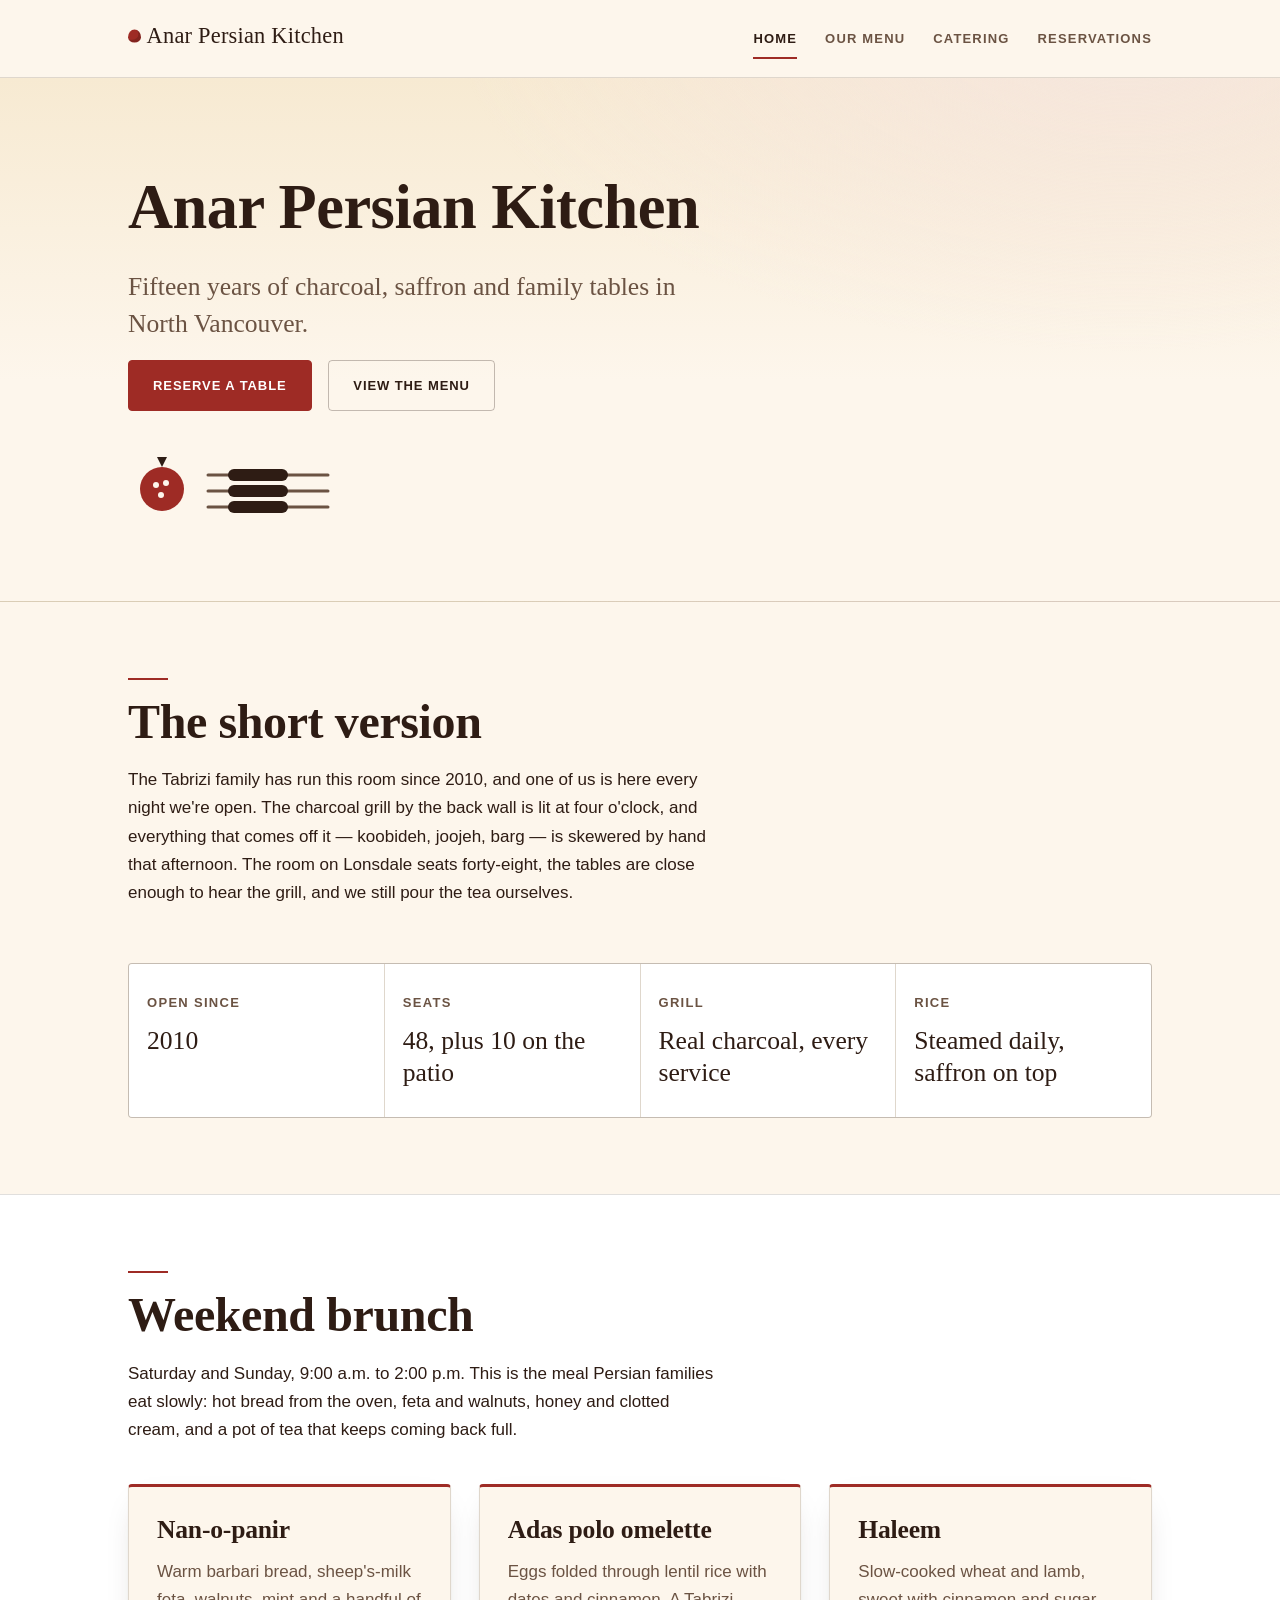
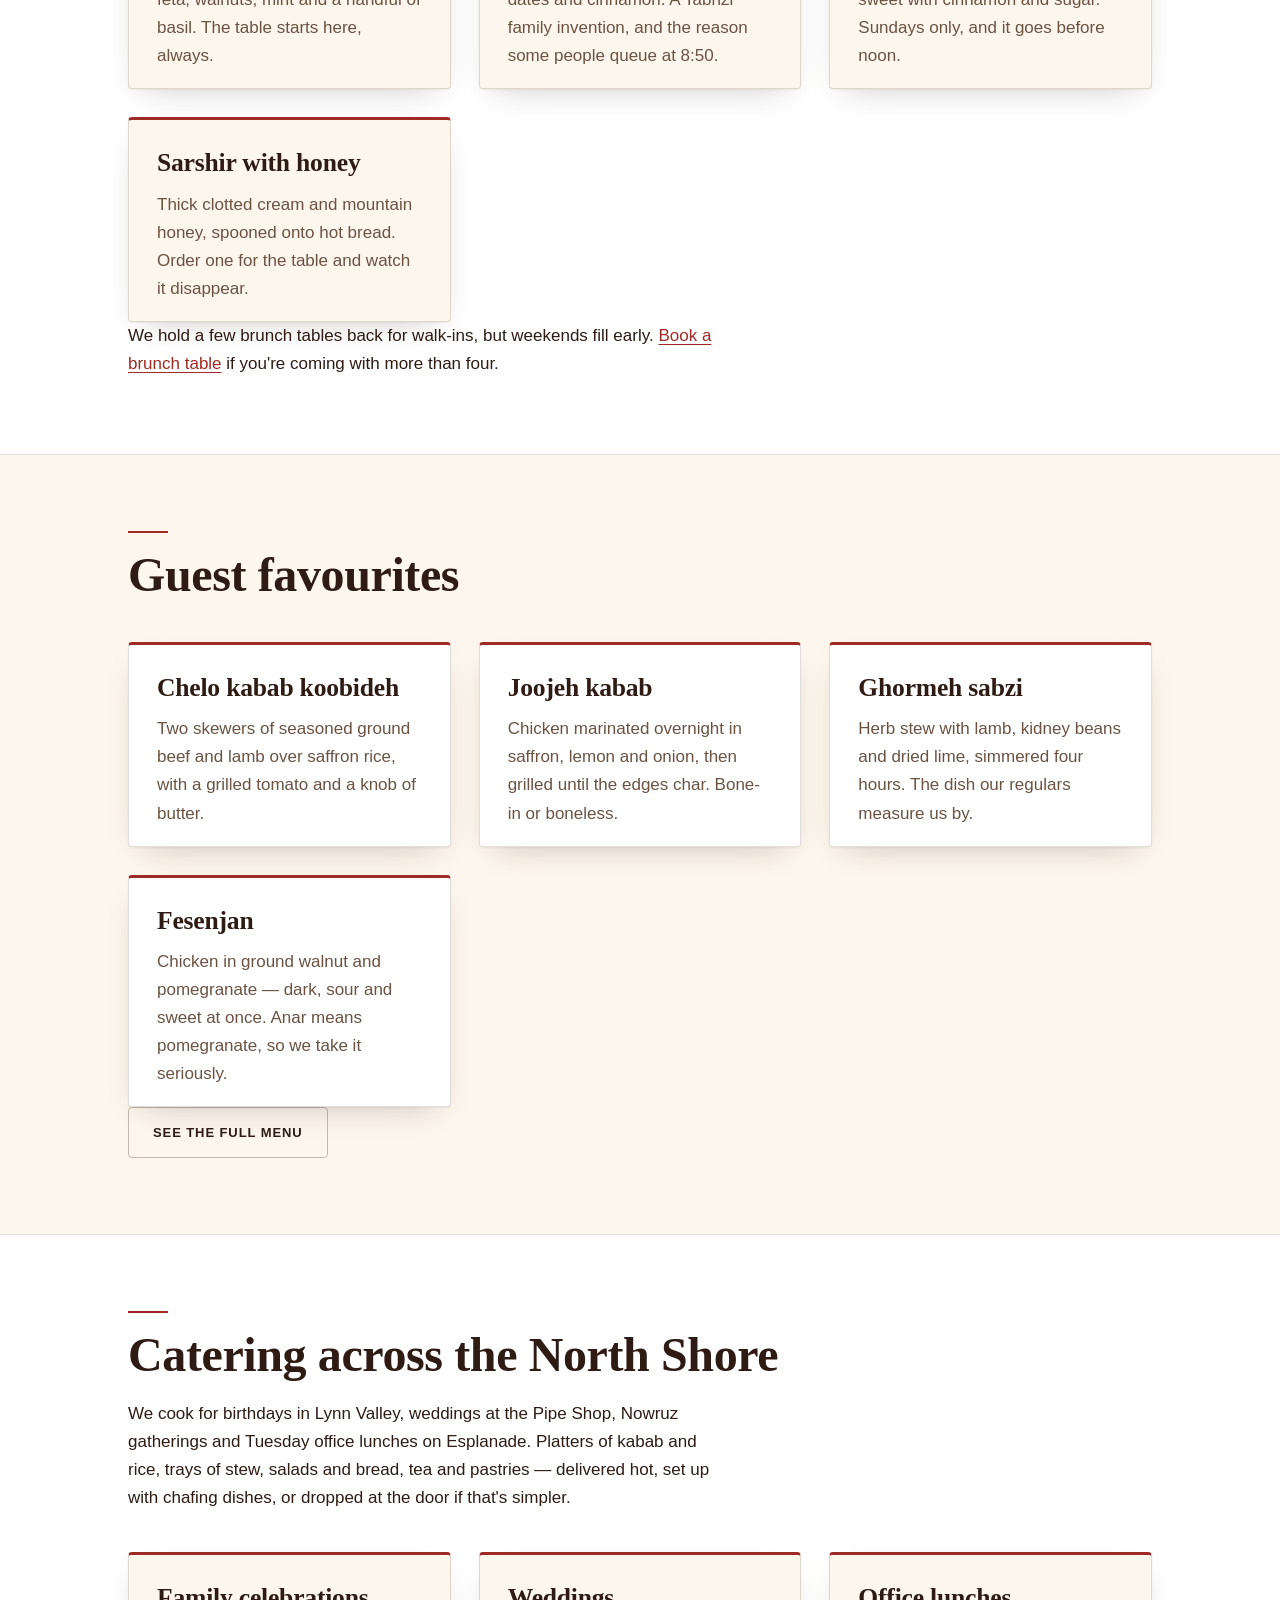
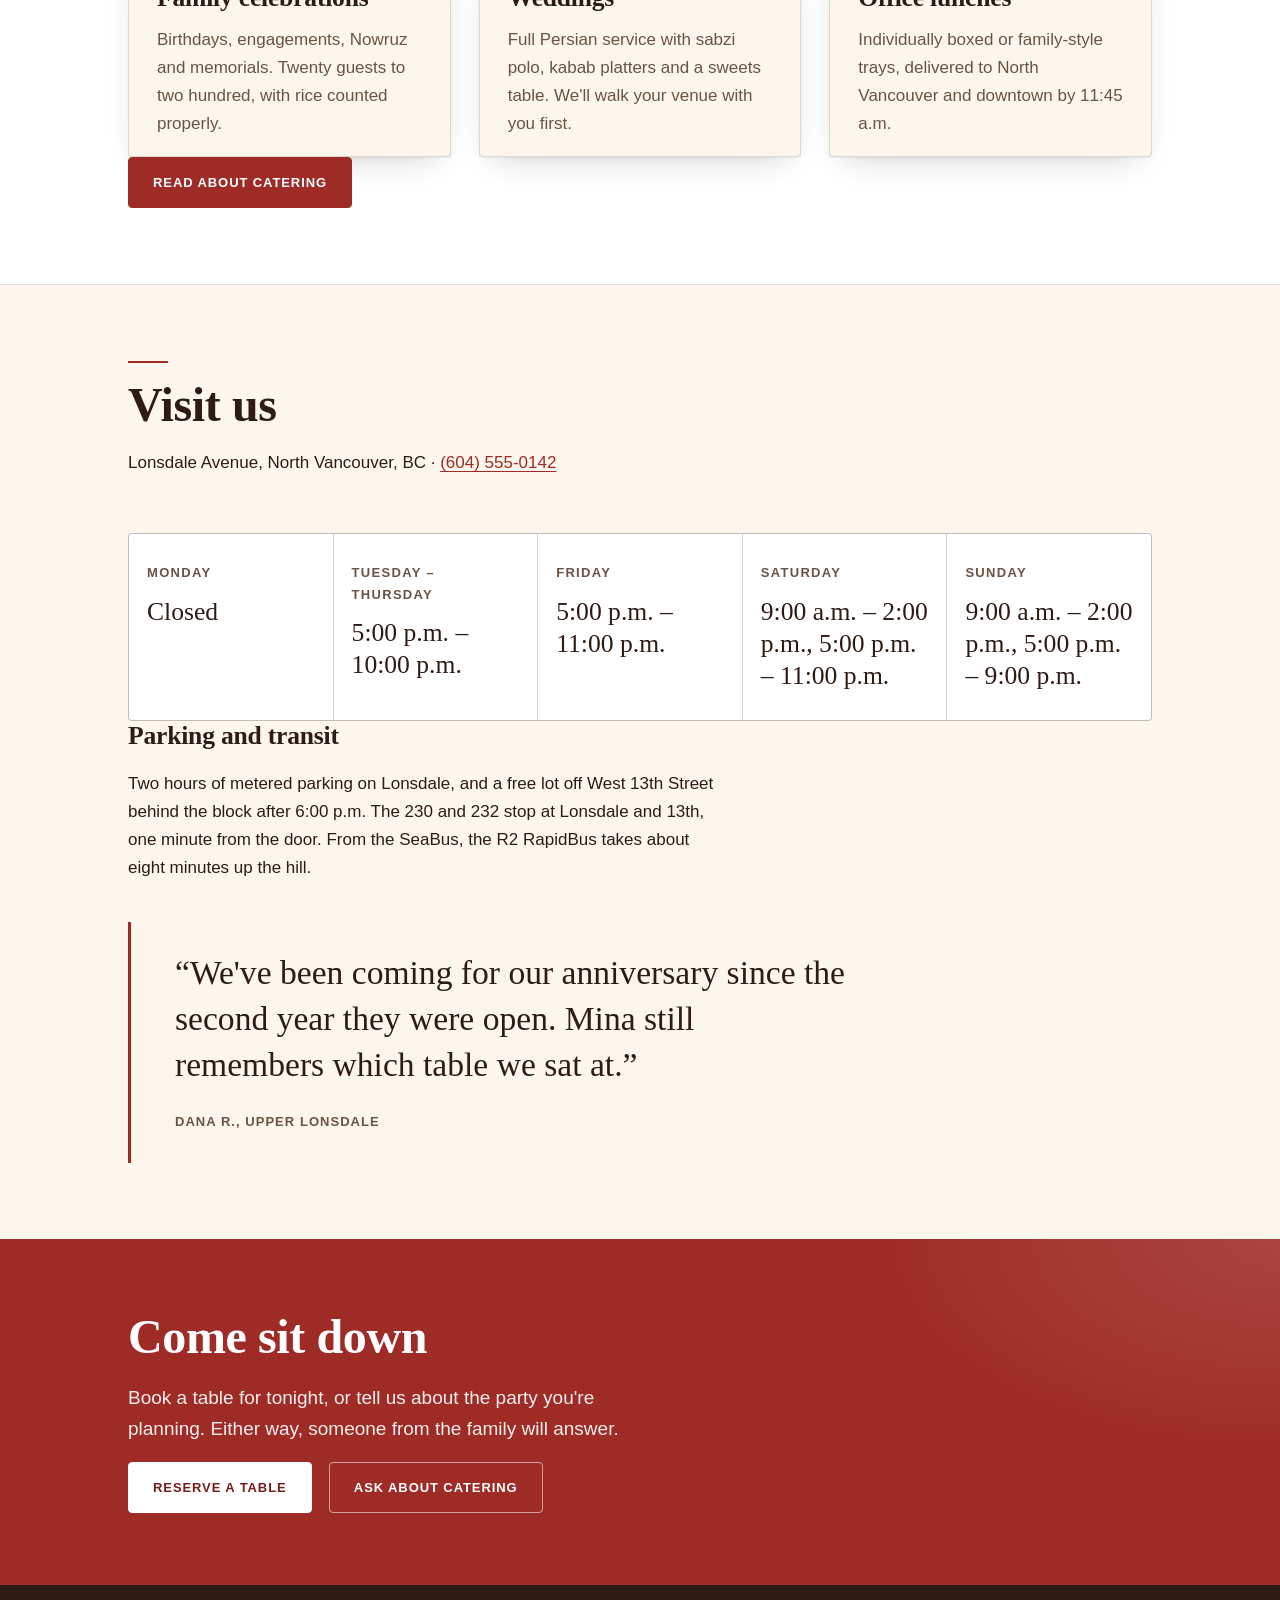
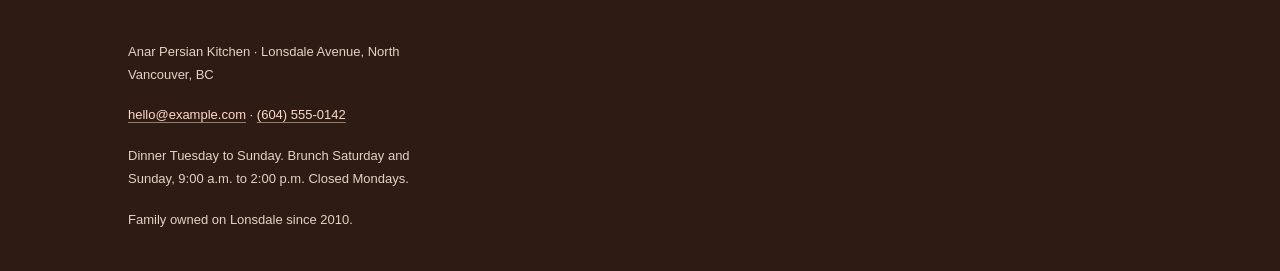
<file: index.html>
<!DOCTYPE html>
<html lang="en">
<head>
<meta charset="utf-8">
<meta name="viewport" content="width=device-width, initial-scale=1">
<title>Anar Persian Kitchen — Persian Dining &amp; Weekend Brunch in North Vancouver</title>
<meta name="description" content="Anar Persian Kitchen on Lonsdale Avenue: fifteen years of charcoal-grilled kabab, saffron rice and weekend Persian brunch in North Vancouver. Reserve a table or ask about catering.">
<link rel="stylesheet" href="assets/styles.css">
<link rel="icon" type="image/svg+xml" href="assets/favicon.svg">
<link rel="apple-touch-icon" href="assets/favicon.svg">
</head>
<body>
<header class="site-header">
  <div class="container header-inner">
    <a class="brand" href="index.html">Anar Persian Kitchen</a>
    <nav class="site-nav" aria-label="Main">
      <a href="index.html" class="is-current" aria-current="page">Home</a>
      <a href="menu.html">Our Menu</a>
      <a href="catering.html">Catering</a>
      <a href="reservations.html">Reservations</a>
    </nav>
  </div>
</header>

<main>

  <section class="hero">
    <div class="container">
      <h1>Anar Persian Kitchen</h1>
      <p>Fifteen years of charcoal, saffron and family tables in North Vancouver.</p>
      <p>
        <a class="button button-primary" href="reservations.html">Reserve a table</a>
        <a class="button button-secondary" href="menu.html">View the menu</a>
      </p>
      <svg width="220" height="70" viewBox="0 0 220 70" role="img" aria-labelledby="pomegranate-title">
        <title id="pomegranate-title">A pomegranate cut open beside three skewers on a grill</title>
        <circle cx="34" cy="38" r="22" fill="#9E2B25"></circle>
        <path d="M34 16 l-5 -10 l10 0 z" fill="#2E1C14"></path>
        <circle cx="28" cy="34" r="3" fill="#FDF6EC"></circle>
        <circle cx="38" cy="32" r="3" fill="#FDF6EC"></circle>
        <circle cx="33" cy="44" r="3" fill="#FDF6EC"></circle>
        <g stroke="#6B5343" stroke-width="3" stroke-linecap="round">
          <line x1="80" y1="24" x2="200" y2="24"></line>
          <line x1="80" y1="40" x2="200" y2="40"></line>
          <line x1="80" y1="56" x2="200" y2="56"></line>
        </g>
        <g fill="#2E1C14">
          <rect x="100" y="18" width="60" height="12" rx="6"></rect>
          <rect x="100" y="34" width="60" height="12" rx="6"></rect>
          <rect x="100" y="50" width="60" height="12" rx="6"></rect>
        </g>
      </svg>
    </div>
  </section>

  <section class="section">
    <div class="container">
      <h2>The short version</h2>
      <p>The Tabrizi family has run this room since 2010, and one of us is here every night we're open. The charcoal grill by the back wall is lit at four o'clock, and everything that comes off it — koobideh, joojeh, barg — is skewered by hand that afternoon. The room on Lonsdale seats forty-eight, the tables are close enough to hear the grill, and we still pour the tea ourselves.</p>
      <dl class="facts">
        <div class="fact"><dt>Open since</dt><dd>2010</dd></div>
        <div class="fact"><dt>Seats</dt><dd>48, plus 10 on the patio</dd></div>
        <div class="fact"><dt>Grill</dt><dd>Real charcoal, every service</dd></div>
        <div class="fact"><dt>Rice</dt><dd>Steamed daily, saffron on top</dd></div>
      </dl>
    </div>
  </section>

  <section class="section section-alt">
    <div class="container">
      <h2>Weekend brunch</h2>
      <p>Saturday and Sunday, 9:00 a.m. to 2:00 p.m. This is the meal Persian families eat slowly: hot bread from the oven, feta and walnuts, honey and clotted cream, and a pot of tea that keeps coming back full.</p>
      <ul class="card-grid">
        <li class="card">
          <h3>Nan-o-panir</h3>
          <p>Warm barbari bread, sheep's-milk feta, walnuts, mint and a handful of basil. The table starts here, always.</p>
        </li>
        <li class="card">
          <h3>Adas polo omelette</h3>
          <p>Eggs folded through lentil rice with dates and cinnamon. A Tabrizi family invention, and the reason some people queue at 8:50.</p>
        </li>
        <li class="card">
          <h3>Haleem</h3>
          <p>Slow-cooked wheat and lamb, sweet with cinnamon and sugar. Sundays only, and it goes before noon.</p>
        </li>
        <li class="card">
          <h3>Sarshir with honey</h3>
          <p>Thick clotted cream and mountain honey, spooned onto hot bread. Order one for the table and watch it disappear.</p>
        </li>
      </ul>
      <p>We hold a few brunch tables back for walk-ins, but weekends fill early. <a href="reservations.html">Book a brunch table</a> if you're coming with more than four.</p>
    </div>
  </section>

  <section class="section">
    <div class="container">
      <h2>Guest favourites</h2>
      <ul class="card-grid">
        <li class="card">
          <h3>Chelo kabab koobideh</h3>
          <p>Two skewers of seasoned ground beef and lamb over saffron rice, with a grilled tomato and a knob of butter.</p>
        </li>
        <li class="card">
          <h3>Joojeh kabab</h3>
          <p>Chicken marinated overnight in saffron, lemon and onion, then grilled until the edges char. Bone-in or boneless.</p>
        </li>
        <li class="card">
          <h3>Ghormeh sabzi</h3>
          <p>Herb stew with lamb, kidney beans and dried lime, simmered four hours. The dish our regulars measure us by.</p>
        </li>
        <li class="card">
          <h3>Fesenjan</h3>
          <p>Chicken in ground walnut and pomegranate — dark, sour and sweet at once. Anar means pomegranate, so we take it seriously.</p>
        </li>
      </ul>
      <p><a class="button button-secondary" href="menu.html">See the full menu</a></p>
    </div>
  </section>

  <section class="section section-alt">
    <div class="container">
      <h2>Catering across the North Shore</h2>
      <p>We cook for birthdays in Lynn Valley, weddings at the Pipe Shop, Nowruz gatherings and Tuesday office lunches on Esplanade. Platters of kabab and rice, trays of stew, salads and bread, tea and pastries — delivered hot, set up with chafing dishes, or dropped at the door if that's simpler.</p>
      <ul class="card-grid">
        <li class="card">
          <h3>Family celebrations</h3>
          <p>Birthdays, engagements, Nowruz and memorials. Twenty guests to two hundred, with rice counted properly.</p>
        </li>
        <li class="card">
          <h3>Weddings</h3>
          <p>Full Persian service with sabzi polo, kabab platters and a sweets table. We'll walk your venue with you first.</p>
        </li>
        <li class="card">
          <h3>Office lunches</h3>
          <p>Individually boxed or family-style trays, delivered to North Vancouver and downtown by 11:45 a.m.</p>
        </li>
      </ul>
      <p><a class="button button-primary" href="catering.html">Read about catering</a></p>
    </div>
  </section>

  <section class="section">
    <div class="container">
      <h2>Visit us</h2>
      <p>Lonsdale Avenue, North Vancouver, BC · <a href="tel:+16045550142">(604) 555-0142</a></p>
      <dl class="facts">
        <div class="fact"><dt>Monday</dt><dd>Closed</dd></div>
        <div class="fact"><dt>Tuesday – Thursday</dt><dd>5:00 p.m. – 10:00 p.m.</dd></div>
        <div class="fact"><dt>Friday</dt><dd>5:00 p.m. – 11:00 p.m.</dd></div>
        <div class="fact"><dt>Saturday</dt><dd>9:00 a.m. – 2:00 p.m., 5:00 p.m. – 11:00 p.m.</dd></div>
        <div class="fact"><dt>Sunday</dt><dd>9:00 a.m. – 2:00 p.m., 5:00 p.m. – 9:00 p.m.</dd></div>
      </dl>
      <h3>Parking and transit</h3>
      <p>Two hours of metered parking on Lonsdale, and a free lot off West 13th Street behind the block after 6:00 p.m. The 230 and 232 stop at Lonsdale and 13th, one minute from the door. From the SeaBus, the R2 RapidBus takes about eight minutes up the hill.</p>
      <blockquote class="quote">
        <p>We've been coming for our anniversary since the second year they were open. Mina still remembers which table we sat at.</p>
        <cite>Dana R., Upper Lonsdale</cite>
      </blockquote>
    </div>
  </section>

  <section class="cta">
    <div class="container">
      <h2>Come sit down</h2>
      <p>Book a table for tonight, or tell us about the party you're planning. Either way, someone from the family will answer.</p>
      <p>
        <a class="button button-primary" href="reservations.html">Reserve a table</a>
        <a class="button button-secondary" href="catering.html">Ask about catering</a>
      </p>
    </div>
  </section>

</main>

<footer class="site-footer">
  <div class="container">
    <p>Anar Persian Kitchen · Lonsdale Avenue, North Vancouver, BC</p>
    <p><a href="mailto:hello@example.com">hello@example.com</a> · <a href="tel:+16045550142">(604) 555-0142</a></p>
    <p>Dinner Tuesday to Sunday. Brunch Saturday and Sunday, 9:00 a.m. to 2:00 p.m. Closed Mondays.</p>
    <p>Family owned on Lonsdale since 2010.</p>
  </div>
</footer>
</body>
</html>
</file>
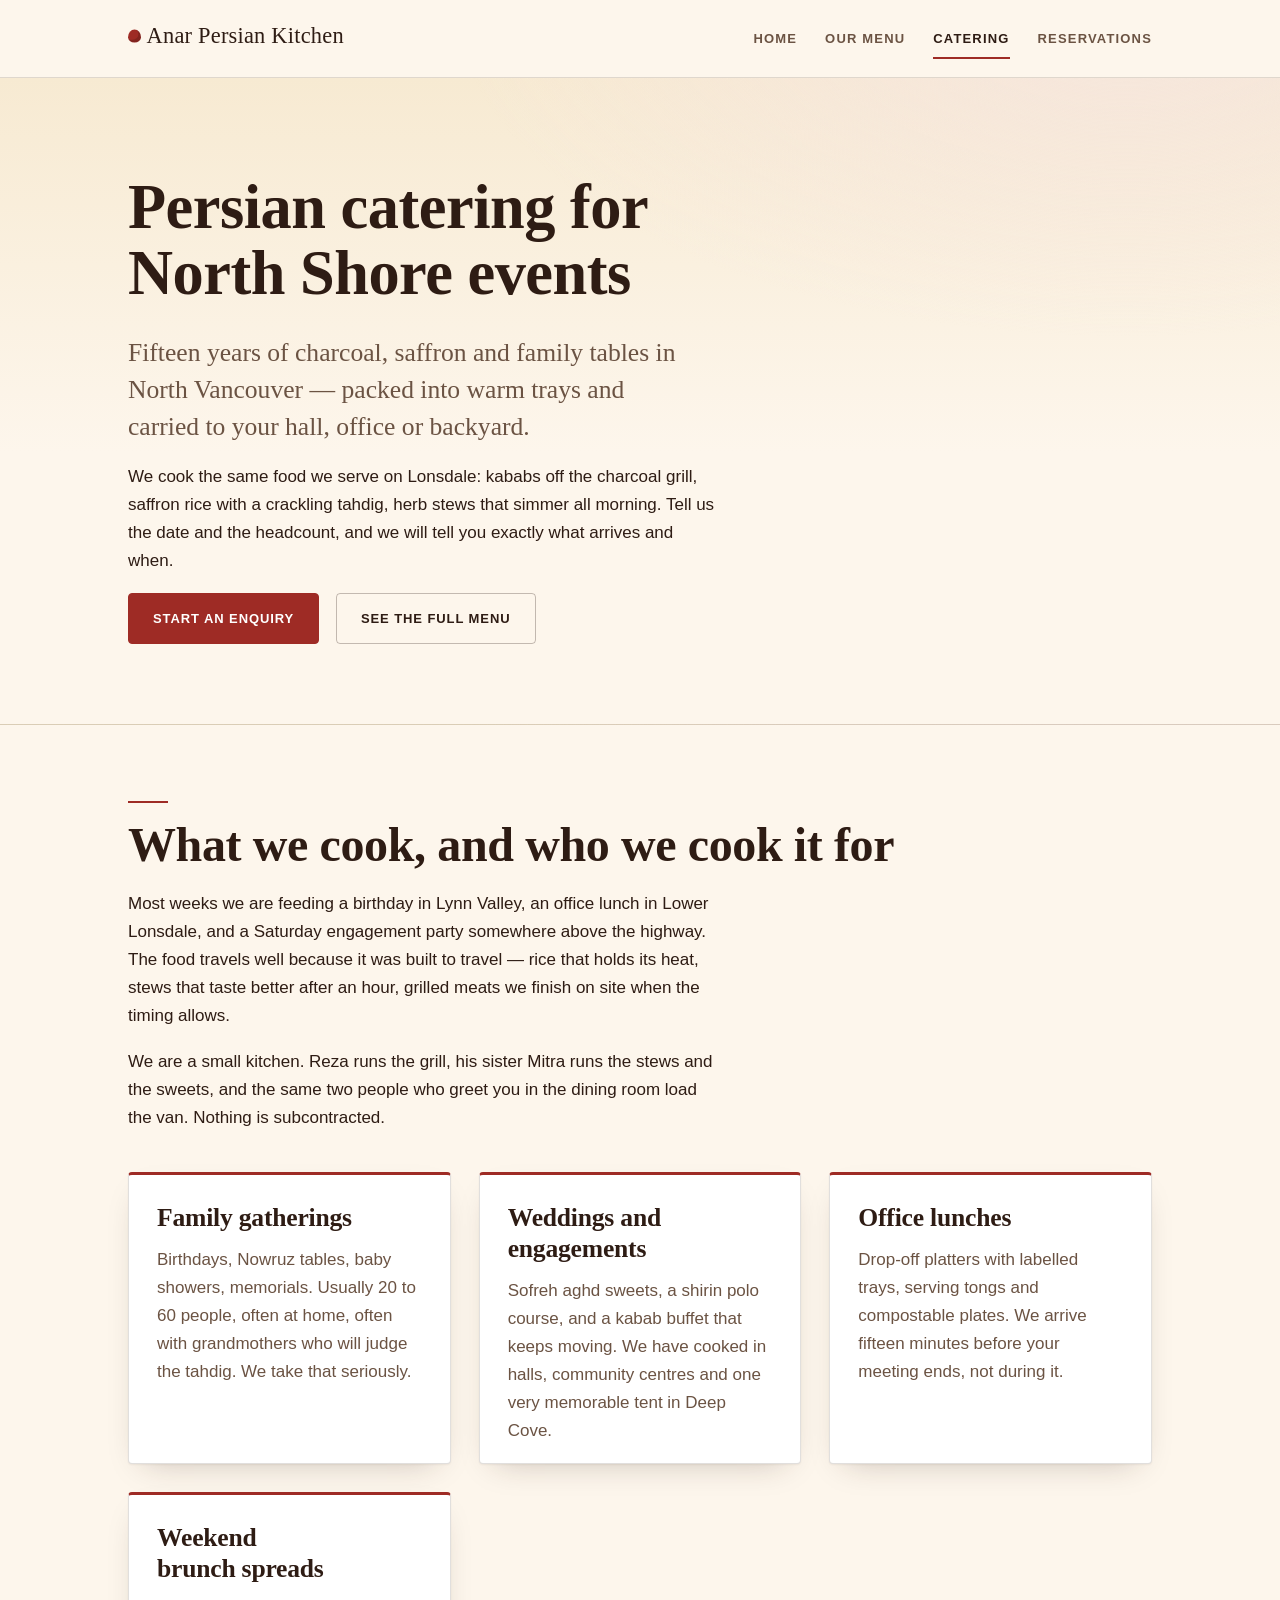
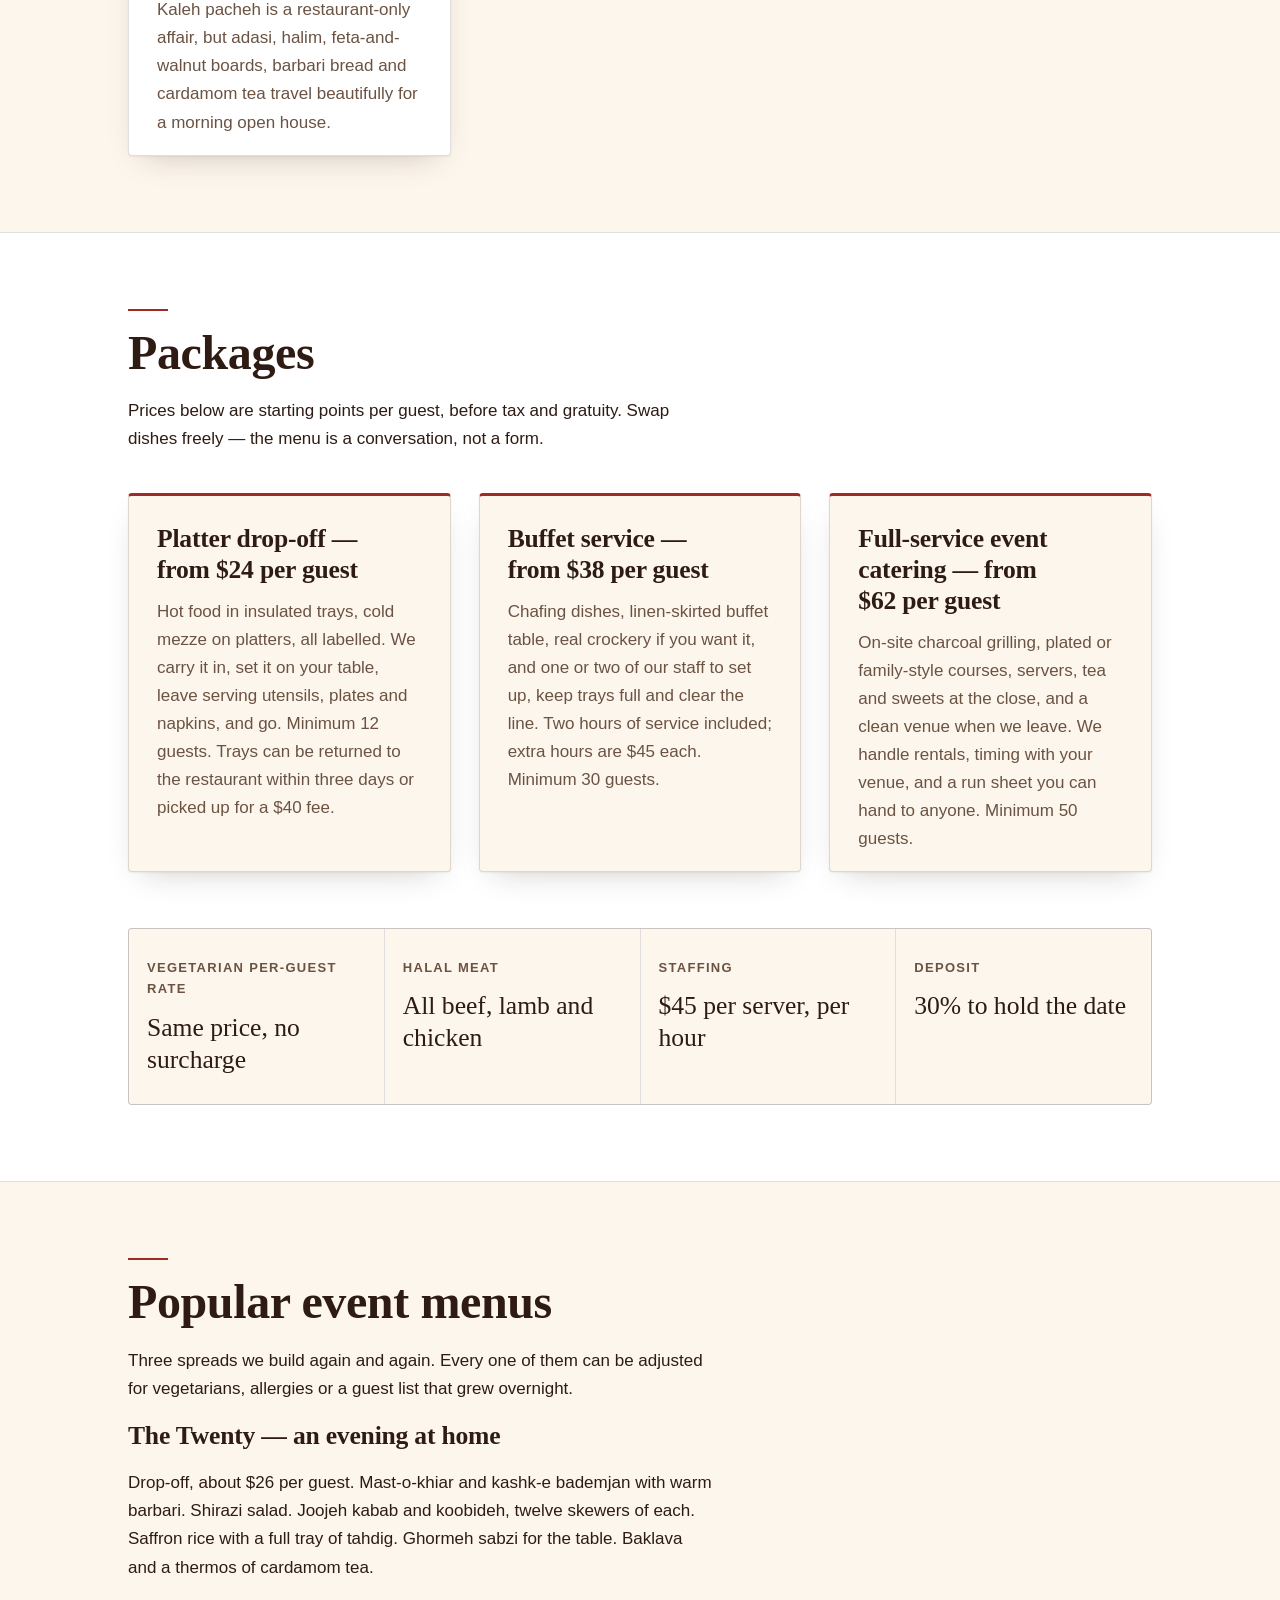
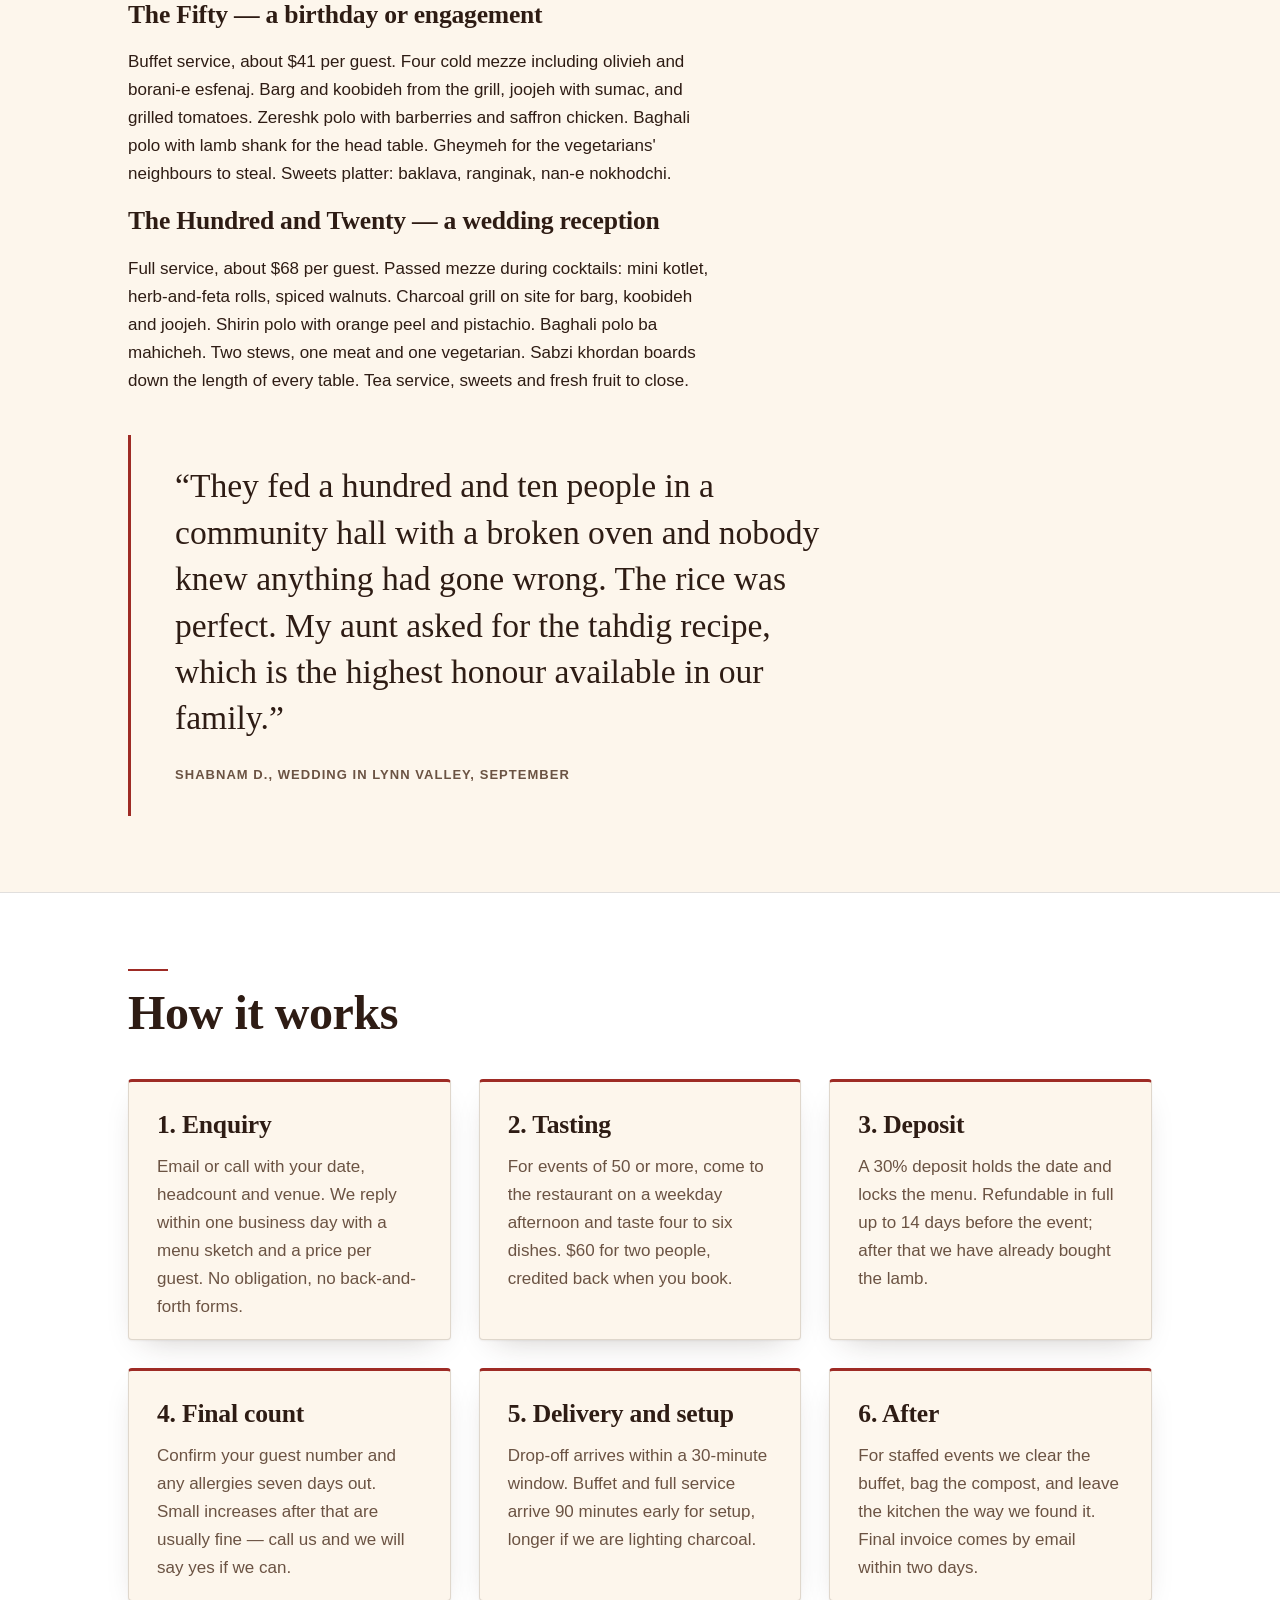
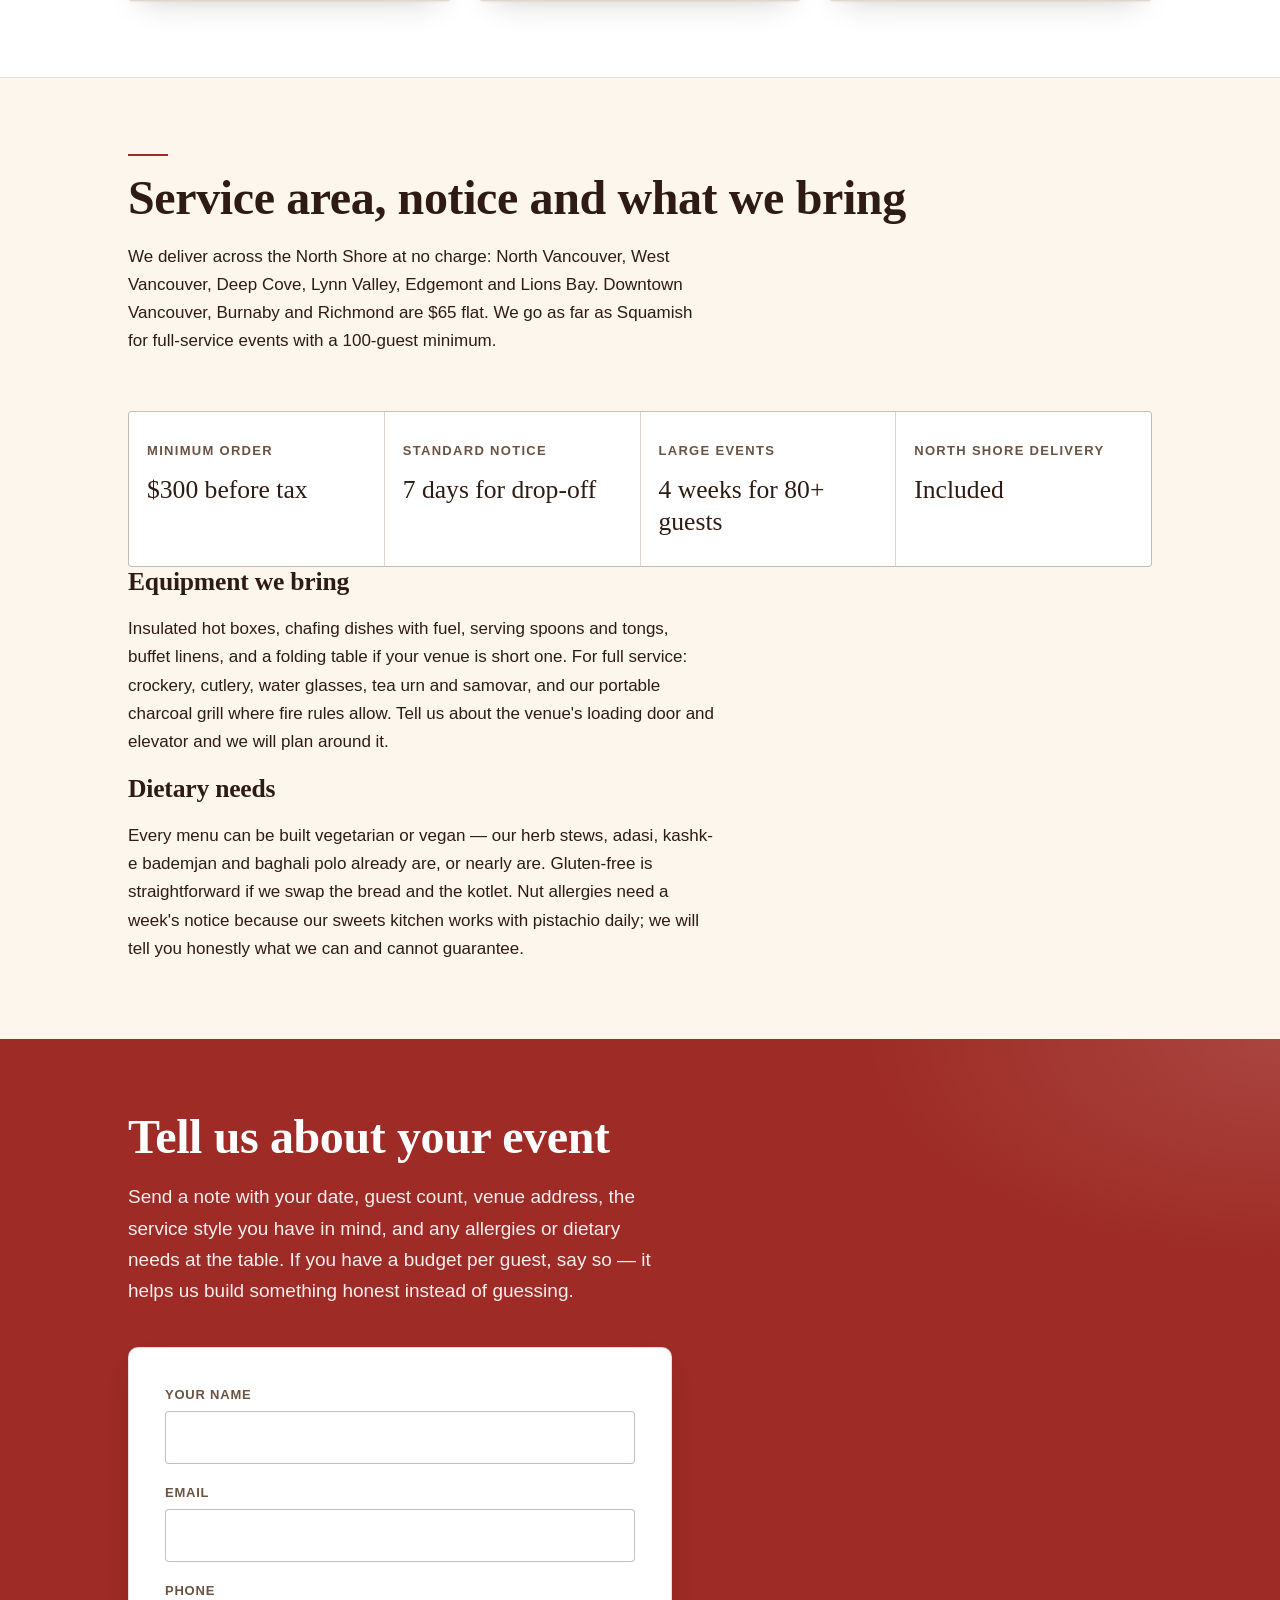
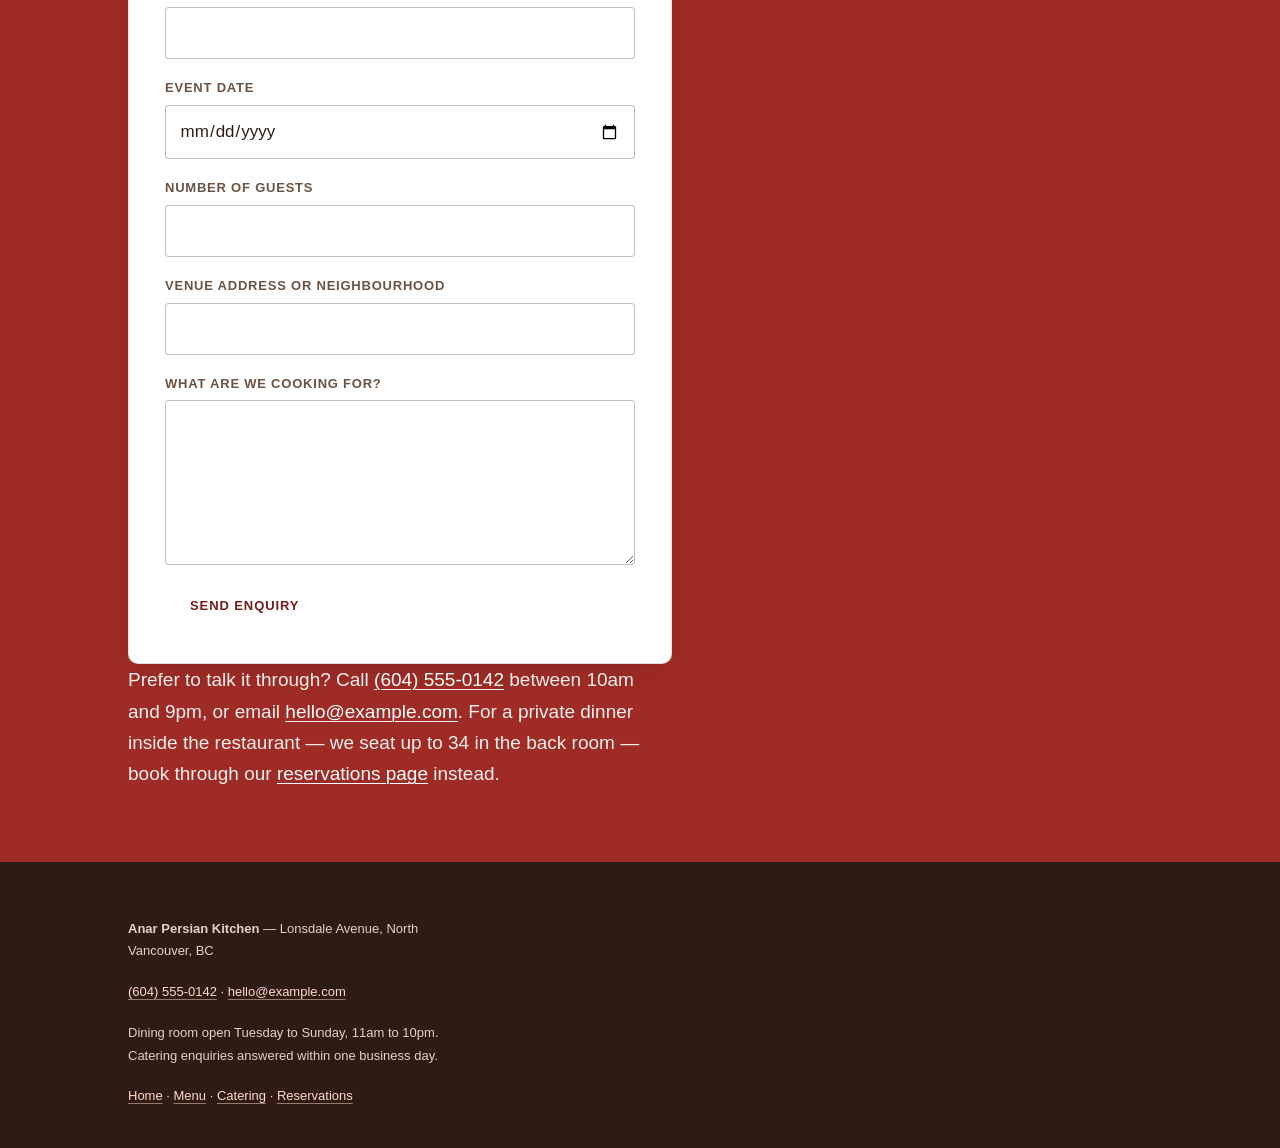
<file: catering.html>
<!DOCTYPE html>
<html lang="en">
<head>
<meta charset="utf-8">
<meta name="viewport" content="width=device-width, initial-scale=1">
<title>Persian Catering for North Shore Events — Anar Persian Kitchen</title>
<meta name="description" content="Persian catering in North Vancouver and across the North Shore: platter drop-off, buffet service and full-service event catering, with charcoal kababs, saffron rice and herb stews for 20 to 200 guests.">
<link rel="stylesheet" href="assets/styles.css">
<link rel="icon" type="image/svg+xml" href="assets/favicon.svg">
<link rel="apple-touch-icon" href="assets/favicon.svg">
</head>
<body>
<header class="site-header">
  <div class="container header-inner">
    <a class="brand" href="index.html">Anar Persian Kitchen</a>
    <nav class="site-nav" aria-label="Main">
      <a href="index.html">Home</a>
      <a href="menu.html">Our Menu</a>
      <a class="is-current" href="catering.html" aria-current="page">Catering</a>
      <a href="reservations.html">Reservations</a>
    </nav>
  </div>
</header>

<main>

  <section class="hero">
    <div class="container">
      <h1>Persian catering for North Shore events</h1>
      <p>Fifteen years of charcoal, saffron and family tables in North Vancouver — packed into warm trays and carried to your hall, office or backyard.</p>
      <p>We cook the same food we serve on Lonsdale: kababs off the charcoal grill, saffron rice with a crackling tahdig, herb stews that simmer all morning. Tell us the date and the headcount, and we will tell you exactly what arrives and when.</p>
      <p>
        <a class="button button-primary" href="#enquire">Start an enquiry</a>
        <a class="button button-secondary" href="menu.html">See the full menu</a>
      </p>
    </div>
  </section>

  <section class="section">
    <div class="container">
      <h2>What we cook, and who we cook it for</h2>
      <p>Most weeks we are feeding a birthday in Lynn Valley, an office lunch in Lower Lonsdale, and a Saturday engagement party somewhere above the highway. The food travels well because it was built to travel — rice that holds its heat, stews that taste better after an hour, grilled meats we finish on site when the timing allows.</p>
      <p>We are a small kitchen. Reza runs the grill, his sister Mitra runs the stews and the sweets, and the same two people who greet you in the dining room load the van. Nothing is subcontracted.</p>
      <ul class="card-grid">
        <li class="card">
          <h3>Family gatherings</h3>
          <p>Birthdays, Nowruz tables, baby showers, memorials. Usually 20 to 60 people, often at home, often with grandmothers who will judge the tahdig. We take that seriously.</p>
        </li>
        <li class="card">
          <h3>Weddings and engagements</h3>
          <p>Sofreh aghd sweets, a shirin polo course, and a kabab buffet that keeps moving. We have cooked in halls, community centres and one very memorable tent in Deep Cove.</p>
        </li>
        <li class="card">
          <h3>Office lunches</h3>
          <p>Drop-off platters with labelled trays, serving tongs and compostable plates. We arrive fifteen minutes before your meeting ends, not during it.</p>
        </li>
        <li class="card">
          <h3>Weekend brunch spreads</h3>
          <p>Kaleh pacheh is a restaurant-only affair, but adasi, halim, feta-and-walnut boards, barbari bread and cardamom tea travel beautifully for a morning open house.</p>
        </li>
      </ul>
    </div>
  </section>

  <section class="section section-alt">
    <div class="container">
      <h2>Packages</h2>
      <p>Prices below are starting points per guest, before tax and gratuity. Swap dishes freely — the menu is a conversation, not a form.</p>
      <ul class="card-grid">
        <li class="card">
          <h3>Platter drop-off — from $24 per guest</h3>
          <p>Hot food in insulated trays, cold mezze on platters, all labelled. We carry it in, set it on your table, leave serving utensils, plates and napkins, and go. Minimum 12 guests. Trays can be returned to the restaurant within three days or picked up for a $40 fee.</p>
        </li>
        <li class="card">
          <h3>Buffet service — from $38 per guest</h3>
          <p>Chafing dishes, linen-skirted buffet table, real crockery if you want it, and one or two of our staff to set up, keep trays full and clear the line. Two hours of service included; extra hours are $45 each. Minimum 30 guests.</p>
        </li>
        <li class="card">
          <h3>Full-service event catering — from $62 per guest</h3>
          <p>On-site charcoal grilling, plated or family-style courses, servers, tea and sweets at the close, and a clean venue when we leave. We handle rentals, timing with your venue, and a run sheet you can hand to anyone. Minimum 50 guests.</p>
        </li>
      </ul>
      <dl class="facts">
        <div class="fact"><dt>Vegetarian per-guest rate</dt><dd>Same price, no surcharge</dd></div>
        <div class="fact"><dt>Halal meat</dt><dd>All beef, lamb and chicken</dd></div>
        <div class="fact"><dt>Staffing</dt><dd>$45 per server, per hour</dd></div>
        <div class="fact"><dt>Deposit</dt><dd>30% to hold the date</dd></div>
      </dl>
    </div>
  </section>

  <section class="section">
    <div class="container">
      <h2>Popular event menus</h2>
      <p>Three spreads we build again and again. Every one of them can be adjusted for vegetarians, allergies or a guest list that grew overnight.</p>

      <h3>The Twenty — an evening at home</h3>
      <p>Drop-off, about $26 per guest. Mast-o-khiar and kashk-e bademjan with warm barbari. Shirazi salad. Joojeh kabab and koobideh, twelve skewers of each. Saffron rice with a full tray of tahdig. Ghormeh sabzi for the table. Baklava and a thermos of cardamom tea.</p>

      <h3>The Fifty — a birthday or engagement</h3>
      <p>Buffet service, about $41 per guest. Four cold mezze including olivieh and borani-e esfenaj. Barg and koobideh from the grill, joojeh with sumac, and grilled tomatoes. Zereshk polo with barberries and saffron chicken. Baghali polo with lamb shank for the head table. Gheymeh for the vegetarians' neighbours to steal. Sweets platter: baklava, ranginak, nan-e nokhodchi.</p>

      <h3>The Hundred and Twenty — a wedding reception</h3>
      <p>Full service, about $68 per guest. Passed mezze during cocktails: mini kotlet, herb-and-feta rolls, spiced walnuts. Charcoal grill on site for barg, koobideh and joojeh. Shirin polo with orange peel and pistachio. Baghali polo ba mahicheh. Two stews, one meat and one vegetarian. Sabzi khordan boards down the length of every table. Tea service, sweets and fresh fruit to close.</p>

      <blockquote class="quote">
        <p>They fed a hundred and ten people in a community hall with a broken oven and nobody knew anything had gone wrong. The rice was perfect. My aunt asked for the tahdig recipe, which is the highest honour available in our family.</p>
        <cite>Shabnam D., wedding in Lynn Valley, September</cite>
      </blockquote>
    </div>
  </section>

  <section class="section section-alt">
    <div class="container">
      <h2>How it works</h2>
      <ul class="card-grid">
        <li class="card">
          <h3>1. Enquiry</h3>
          <p>Email or call with your date, headcount and venue. We reply within one business day with a menu sketch and a price per guest. No obligation, no back-and-forth forms.</p>
        </li>
        <li class="card">
          <h3>2. Tasting</h3>
          <p>For events of 50 or more, come to the restaurant on a weekday afternoon and taste four to six dishes. $60 for two people, credited back when you book.</p>
        </li>
        <li class="card">
          <h3>3. Deposit</h3>
          <p>A 30% deposit holds the date and locks the menu. Refundable in full up to 14 days before the event; after that we have already bought the lamb.</p>
        </li>
        <li class="card">
          <h3>4. Final count</h3>
          <p>Confirm your guest number and any allergies seven days out. Small increases after that are usually fine — call us and we will say yes if we can.</p>
        </li>
        <li class="card">
          <h3>5. Delivery and setup</h3>
          <p>Drop-off arrives within a 30-minute window. Buffet and full service arrive 90 minutes early for setup, longer if we are lighting charcoal.</p>
        </li>
        <li class="card">
          <h3>6. After</h3>
          <p>For staffed events we clear the buffet, bag the compost, and leave the kitchen the way we found it. Final invoice comes by email within two days.</p>
        </li>
      </ul>
    </div>
  </section>

  <section class="section">
    <div class="container">
      <h2>Service area, notice and what we bring</h2>
      <p>We deliver across the North Shore at no charge: North Vancouver, West Vancouver, Deep Cove, Lynn Valley, Edgemont and Lions Bay. Downtown Vancouver, Burnaby and Richmond are $65 flat. We go as far as Squamish for full-service events with a 100-guest minimum.</p>
      <dl class="facts">
        <div class="fact"><dt>Minimum order</dt><dd>$300 before tax</dd></div>
        <div class="fact"><dt>Standard notice</dt><dd>7 days for drop-off</dd></div>
        <div class="fact"><dt>Large events</dt><dd>4 weeks for 80+ guests</dd></div>
        <div class="fact"><dt>North Shore delivery</dt><dd>Included</dd></div>
      </dl>
      <h3>Equipment we bring</h3>
      <p>Insulated hot boxes, chafing dishes with fuel, serving spoons and tongs, buffet linens, and a folding table if your venue is short one. For full service: crockery, cutlery, water glasses, tea urn and samovar, and our portable charcoal grill where fire rules allow. Tell us about the venue's loading door and elevator and we will plan around it.</p>
      <h3>Dietary needs</h3>
      <p>Every menu can be built vegetarian or vegan — our herb stews, adasi, kashk-e bademjan and baghali polo already are, or nearly are. Gluten-free is straightforward if we swap the bread and the kotlet. Nut allergies need a week's notice because our sweets kitchen works with pistachio daily; we will tell you honestly what we can and cannot guarantee.</p>
    </div>
  </section>

  <section class="cta" id="enquire">
    <div class="container">
      <h2>Tell us about your event</h2>
      <p>Send a note with your date, guest count, venue address, the service style you have in mind, and any allergies or dietary needs at the table. If you have a budget per guest, say so — it helps us build something honest instead of guessing.</p>
      <form class="form" method="post" action="https://ai.soheililabs.com/api/f/06aa8c1d-7274-42eb-9ea3-a4b9d4dc9aff">
        <input type="hidden" name="_page" value="catering.html">
        <p class="form-trap" aria-hidden="true"><label>Leave this empty<input type="text" name="_gotcha" tabindex="-1" autocomplete="off"></label></p>
        <div class="field">
          <label for="name">Your name</label>
          <input id="name" name="name" type="text" autocomplete="name">
        </div>
        <div class="field">
          <label for="email">Email</label>
          <input id="email" name="email" type="email" autocomplete="email">
        </div>
        <div class="field">
          <label for="phone">Phone</label>
          <input id="phone" name="phone" type="tel" autocomplete="tel">
        </div>
        <div class="field">
          <label for="date">Event date</label>
          <input id="date" name="date" type="date">
        </div>
        <div class="field">
          <label for="guests">Number of guests</label>
          <input id="guests" name="guests" type="number" min="12" step="1">
        </div>
        <div class="field">
          <label for="venue">Venue address or neighbourhood</label>
          <input id="venue" name="venue" type="text">
        </div>
        <div class="field">
          <label for="details">What are we cooking for?</label>
          <textarea id="details" name="details" rows="5"></textarea>
        </div>
        <p><button class="button button-primary" type="submit">Send enquiry</button></p>
      </form>
      <p>Prefer to talk it through? Call <a href="tel:+16045550142">(604) 555-0142</a> between 10am and 9pm, or email <a href="mailto:hello@example.com">hello@example.com</a>. For a private dinner inside the restaurant — we seat up to 34 in the back room — book through our <a href="reservations.html">reservations page</a> instead.</p>
    </div>
  </section>

</main>

<footer class="site-footer">
  <div class="container">
    <p><strong>Anar Persian Kitchen</strong> — Lonsdale Avenue, North Vancouver, BC</p>
    <p><a href="tel:+16045550142">(604) 555-0142</a> · <a href="mailto:hello@example.com">hello@example.com</a></p>
    <p>Dining room open Tuesday to Sunday, 11am to 10pm. Catering enquiries answered within one business day.</p>
    <p><a href="index.html">Home</a> · <a href="menu.html">Menu</a> · <a href="catering.html">Catering</a> · <a href="reservations.html">Reservations</a></p>
  </div>
</footer>
</body>
</html>
</file>
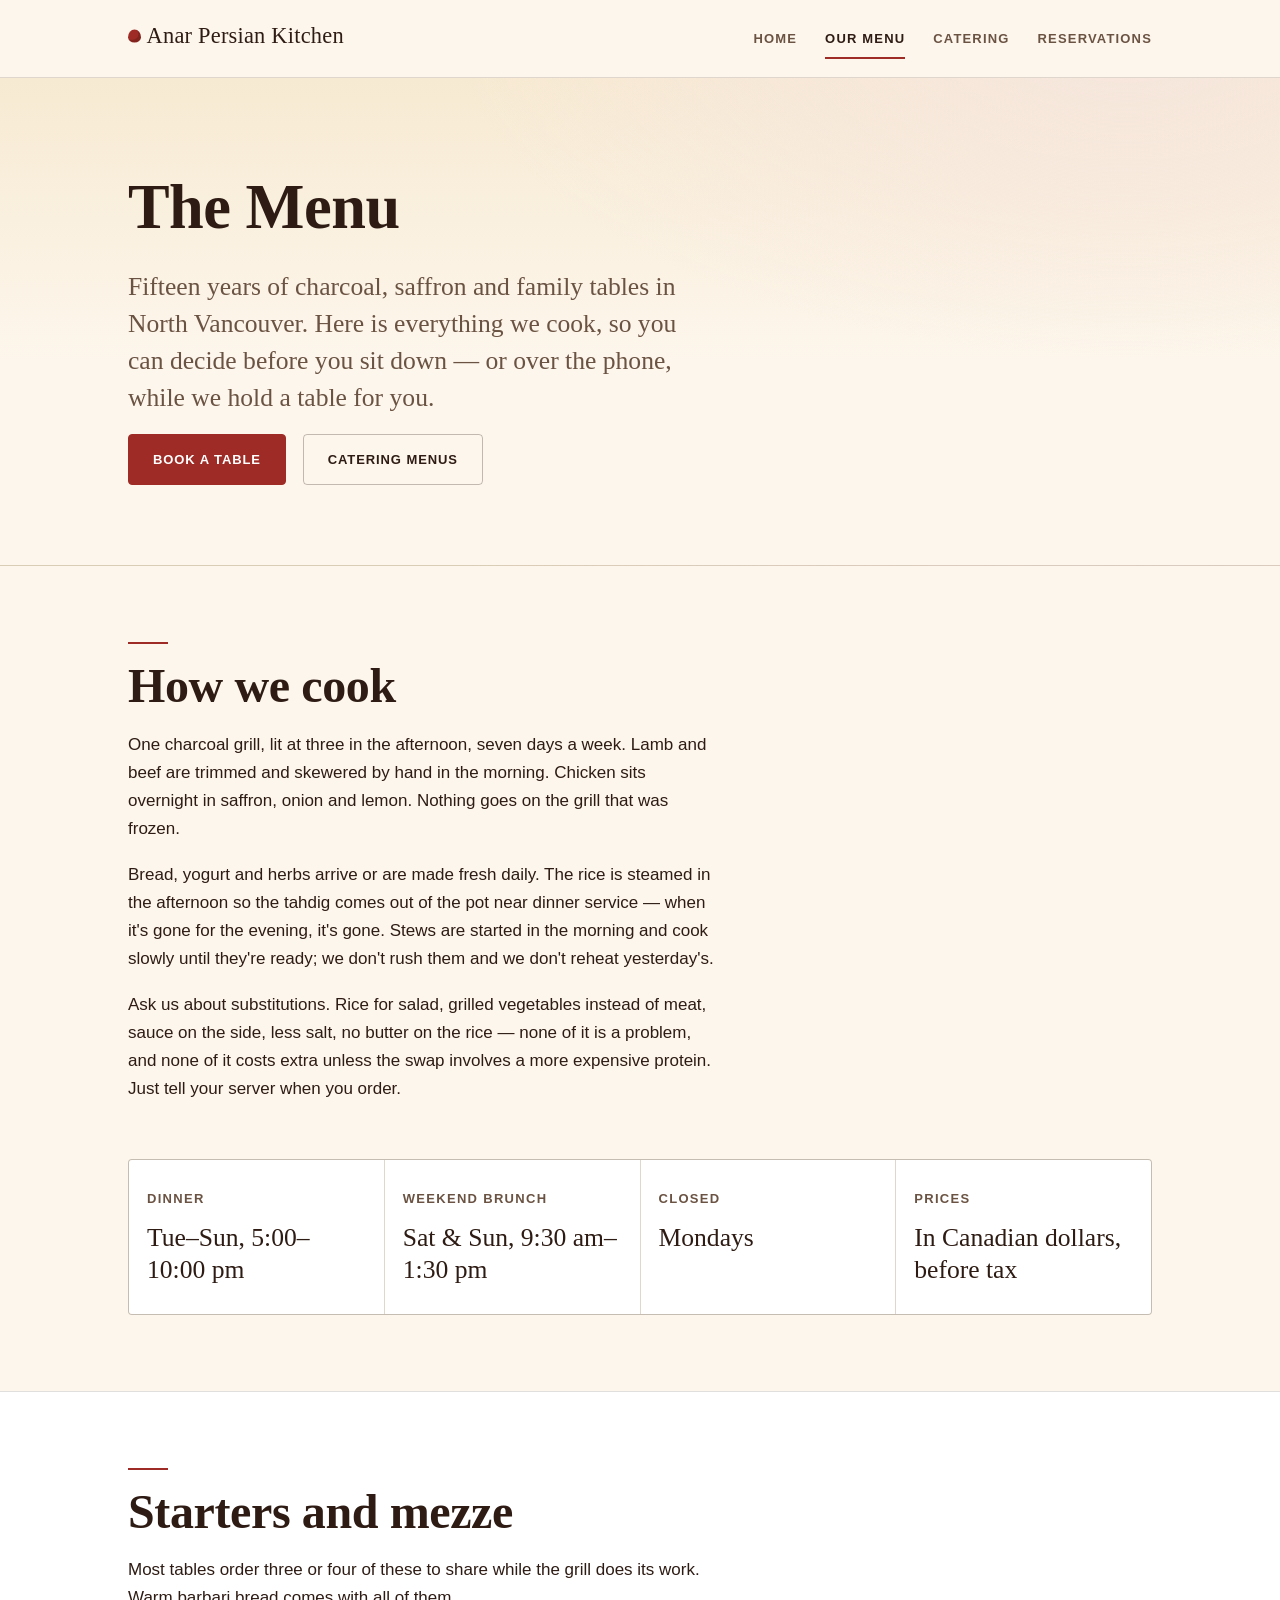
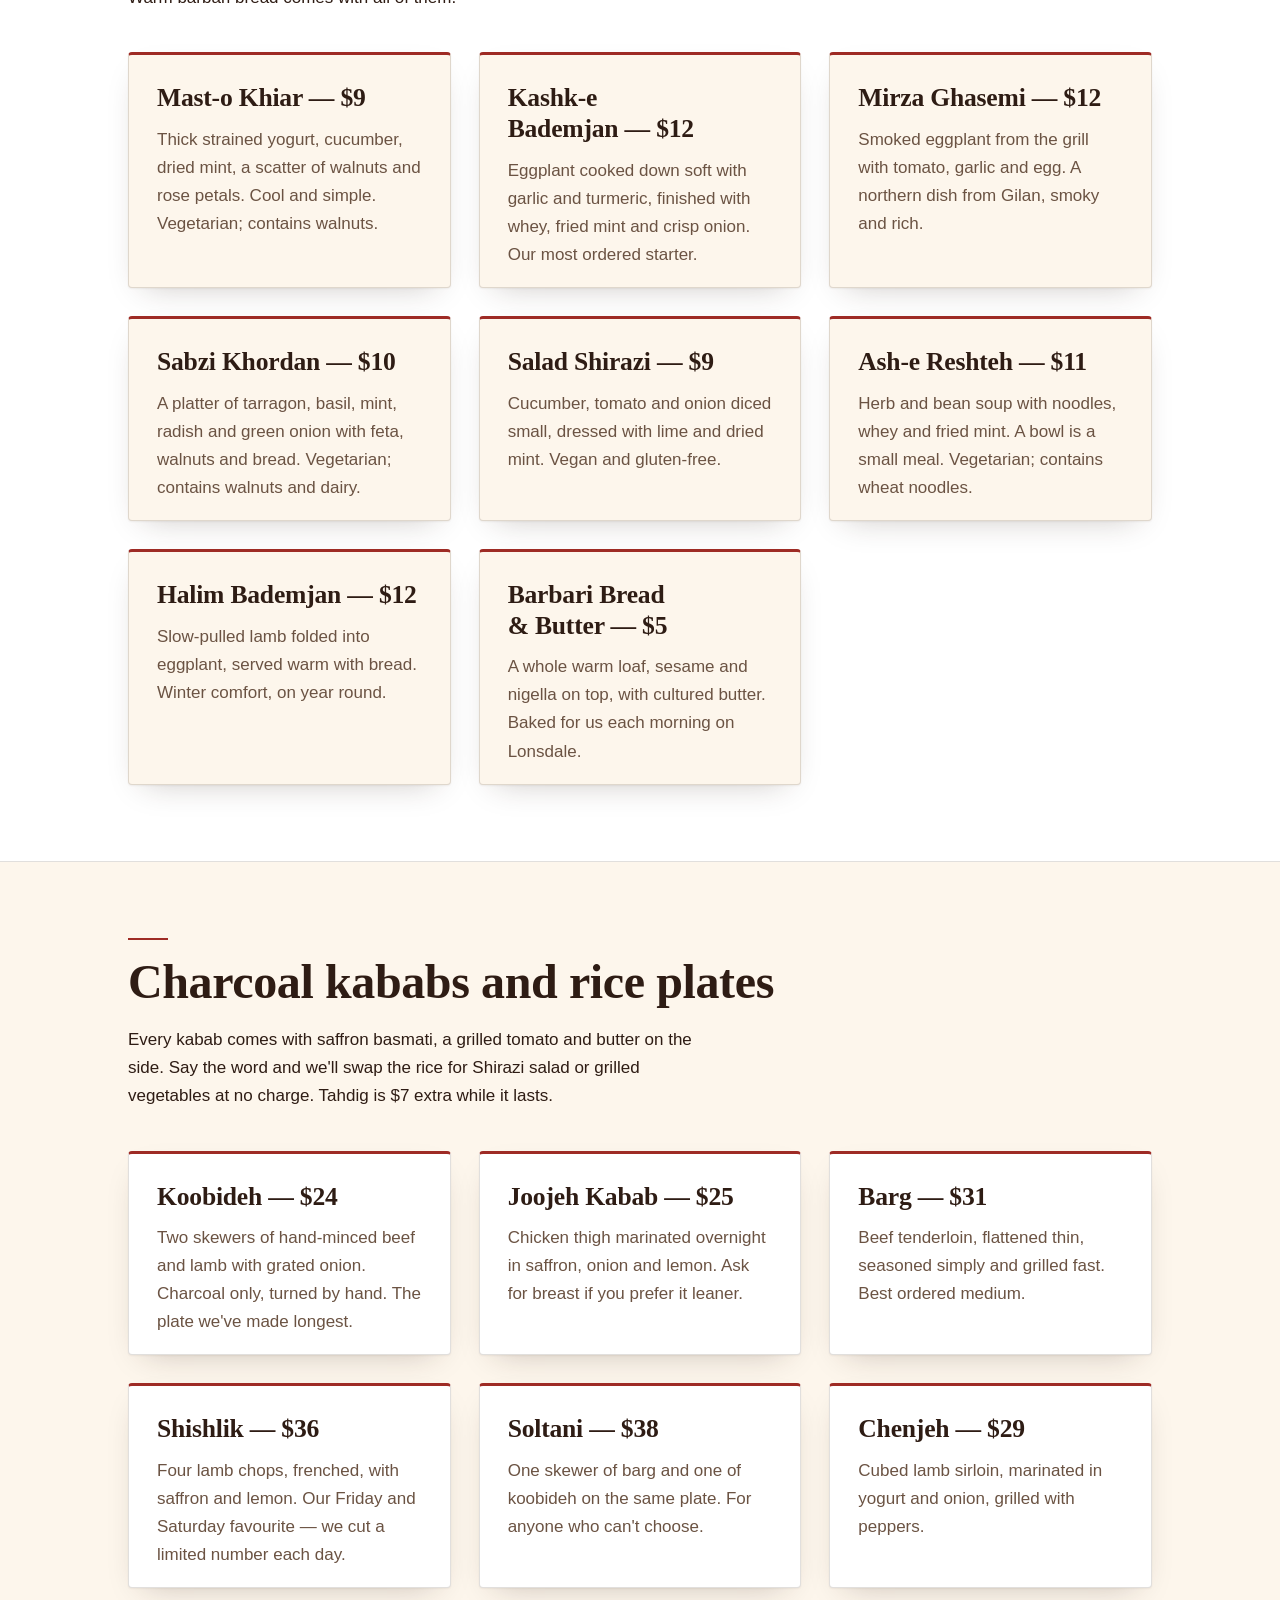
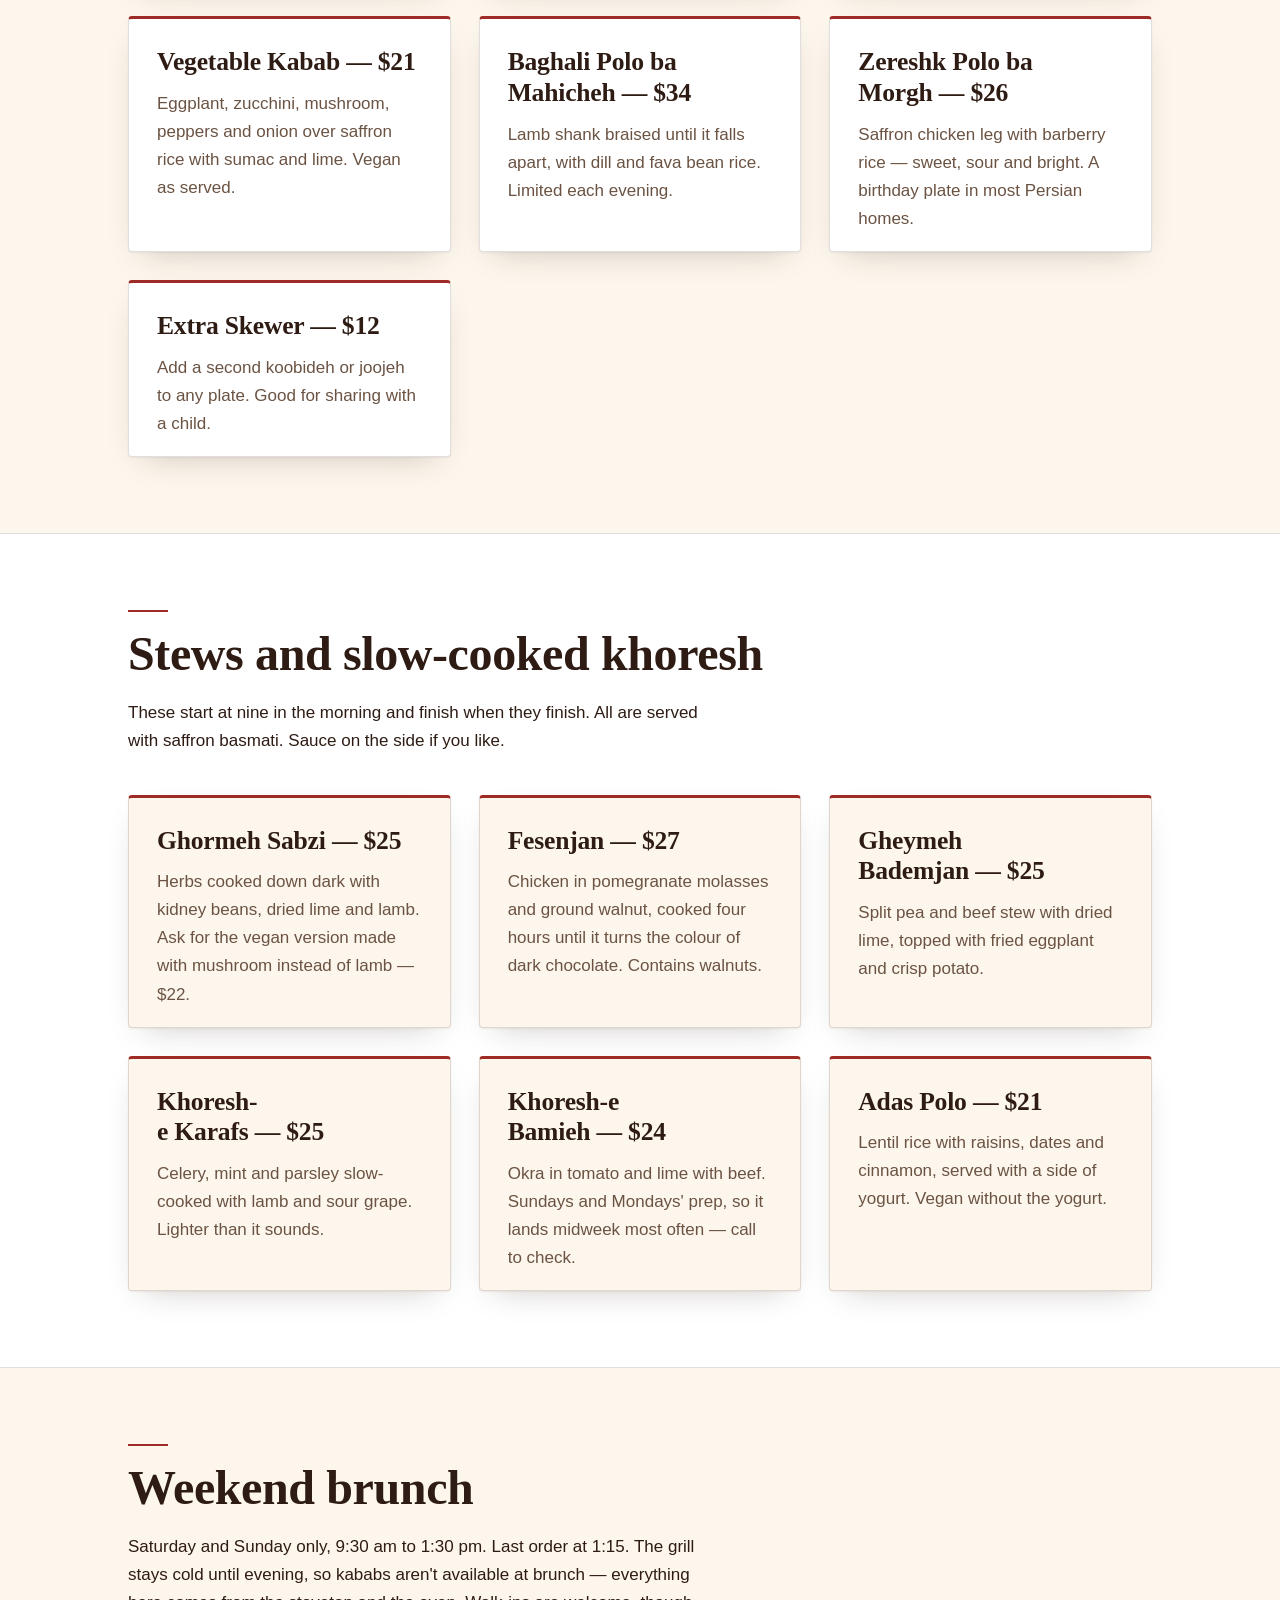
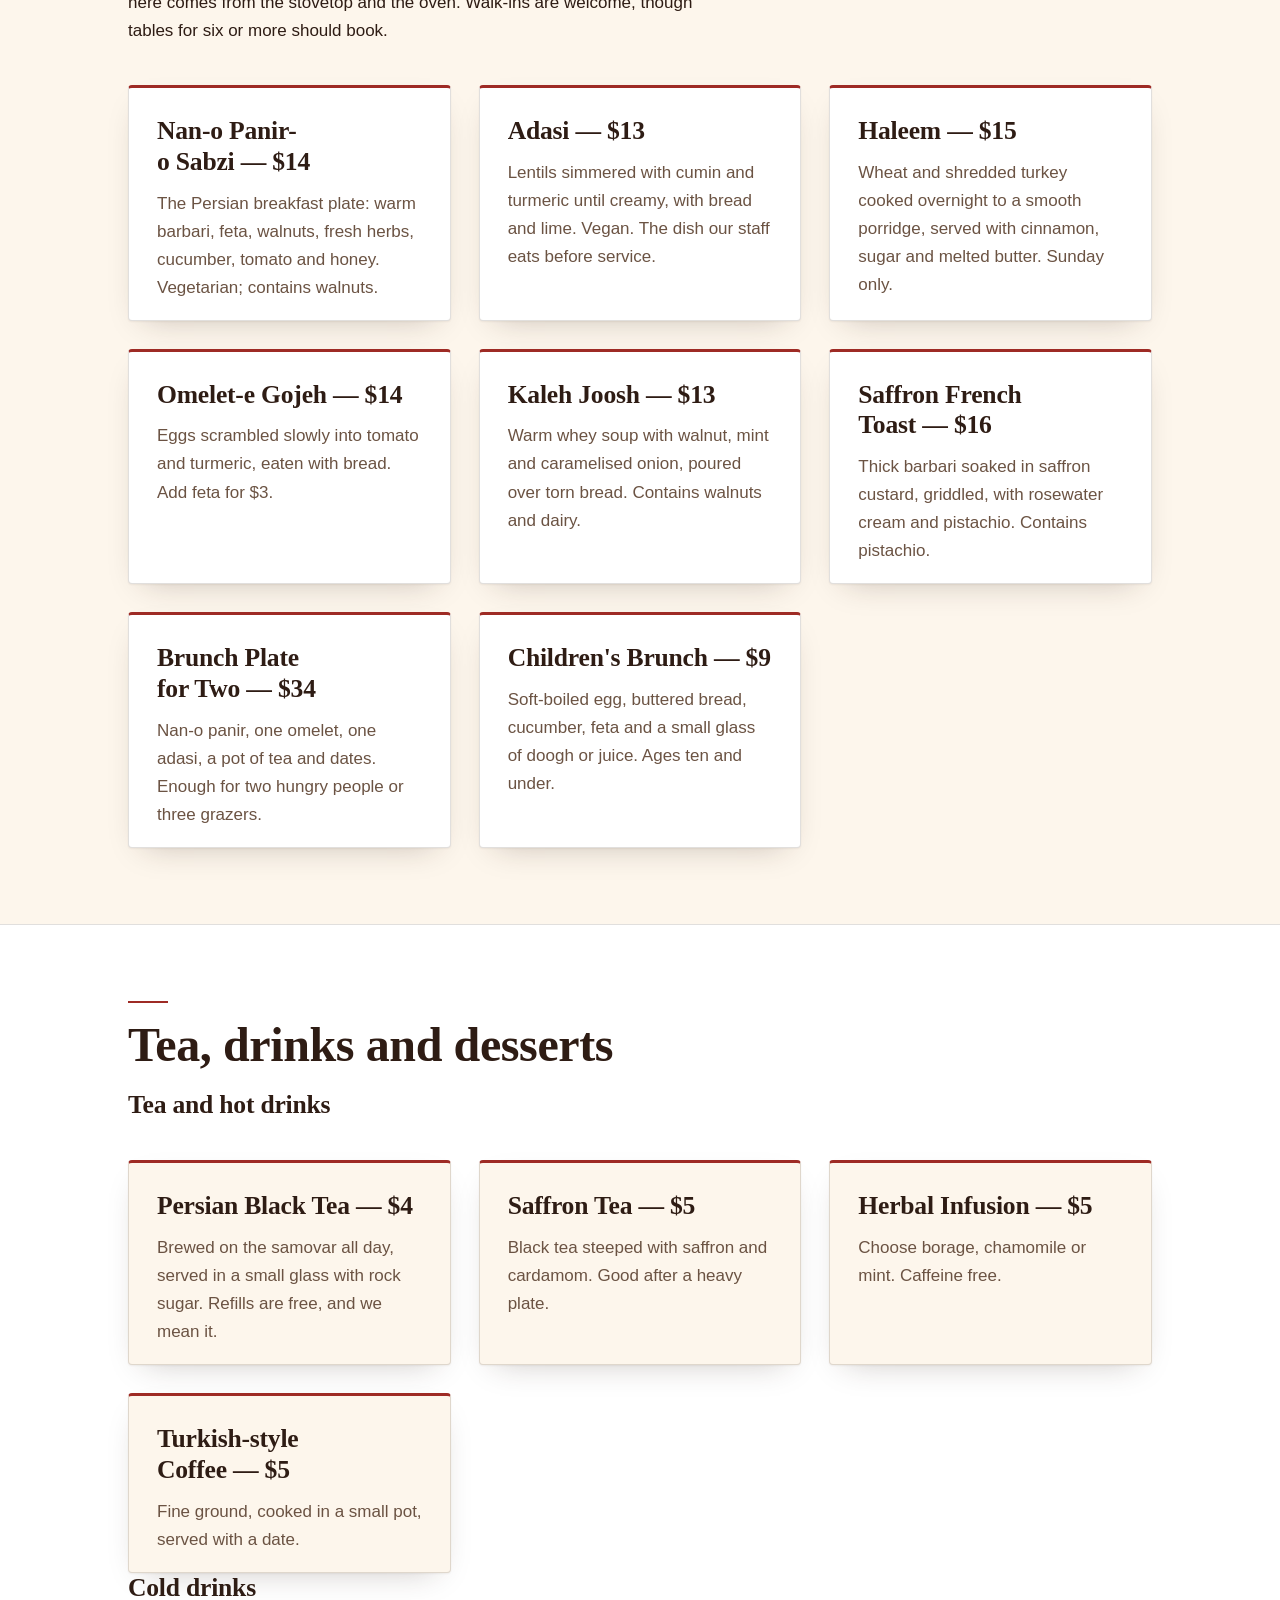
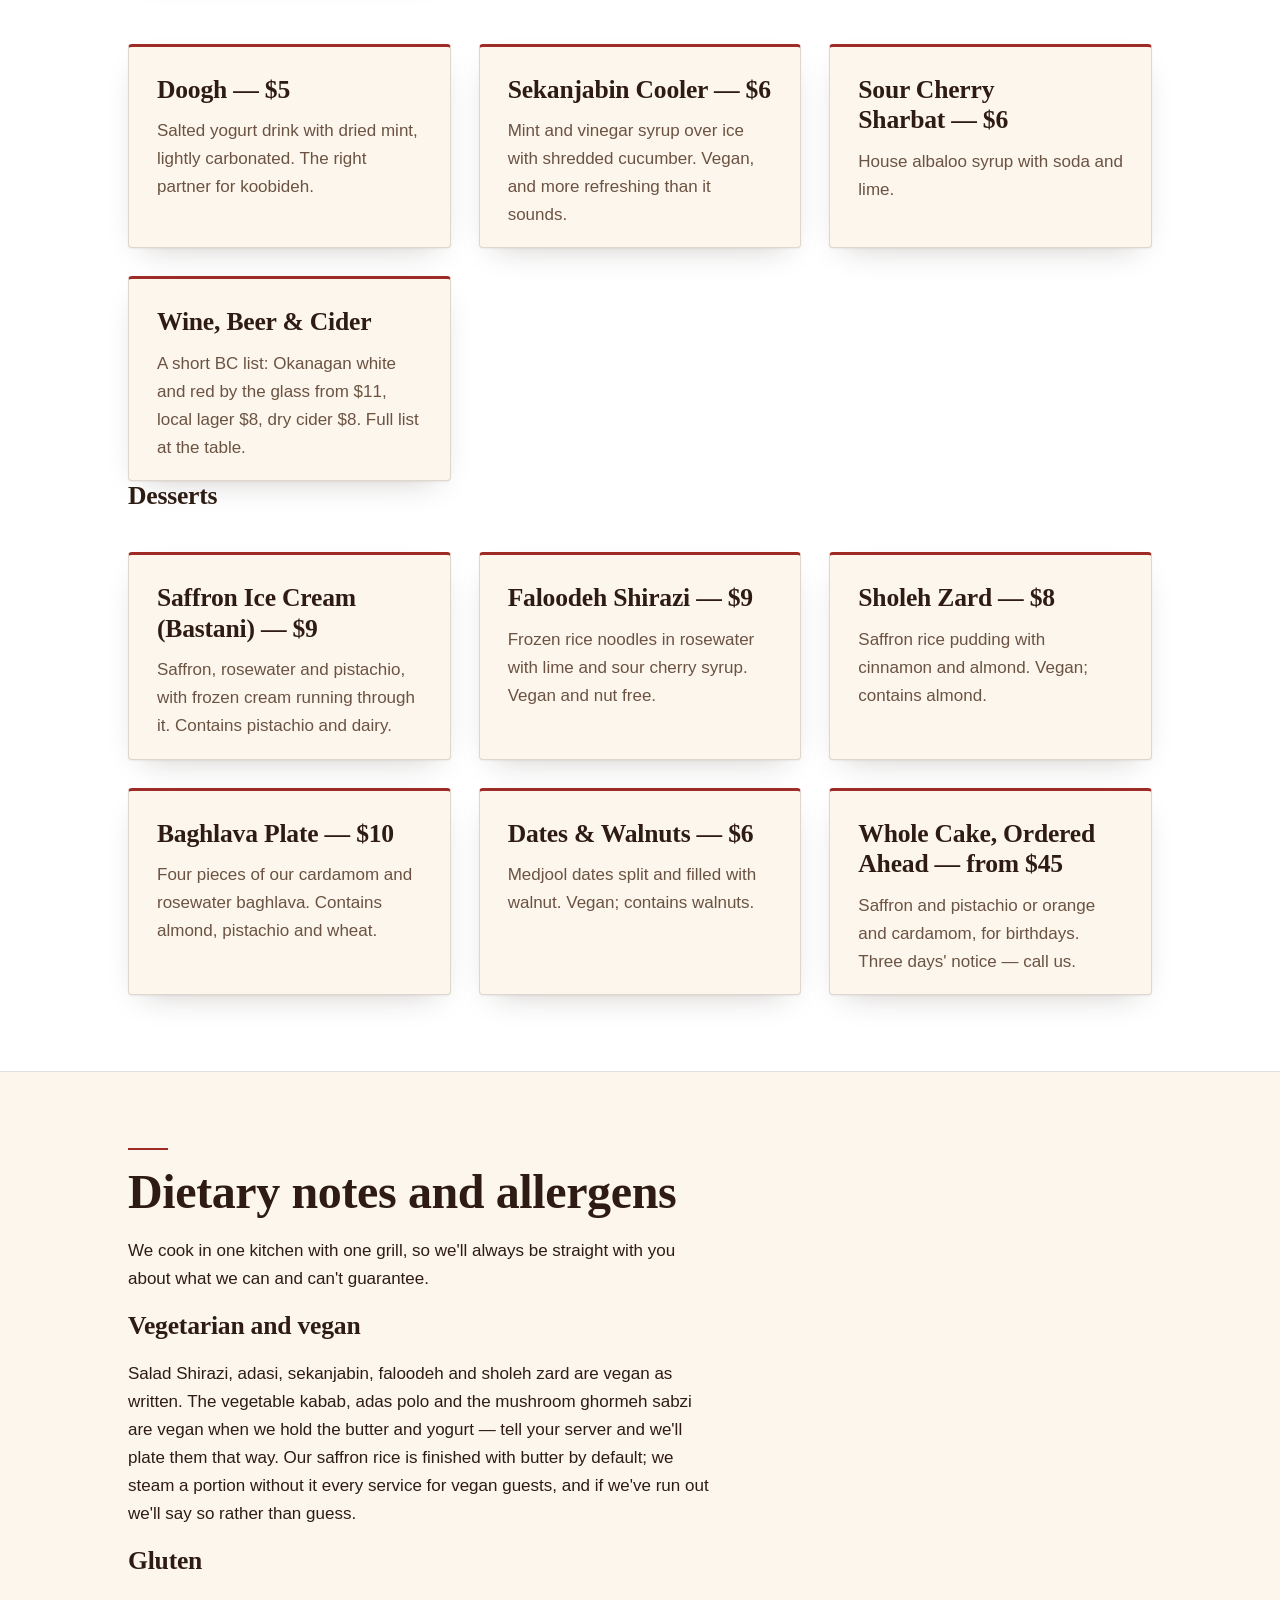
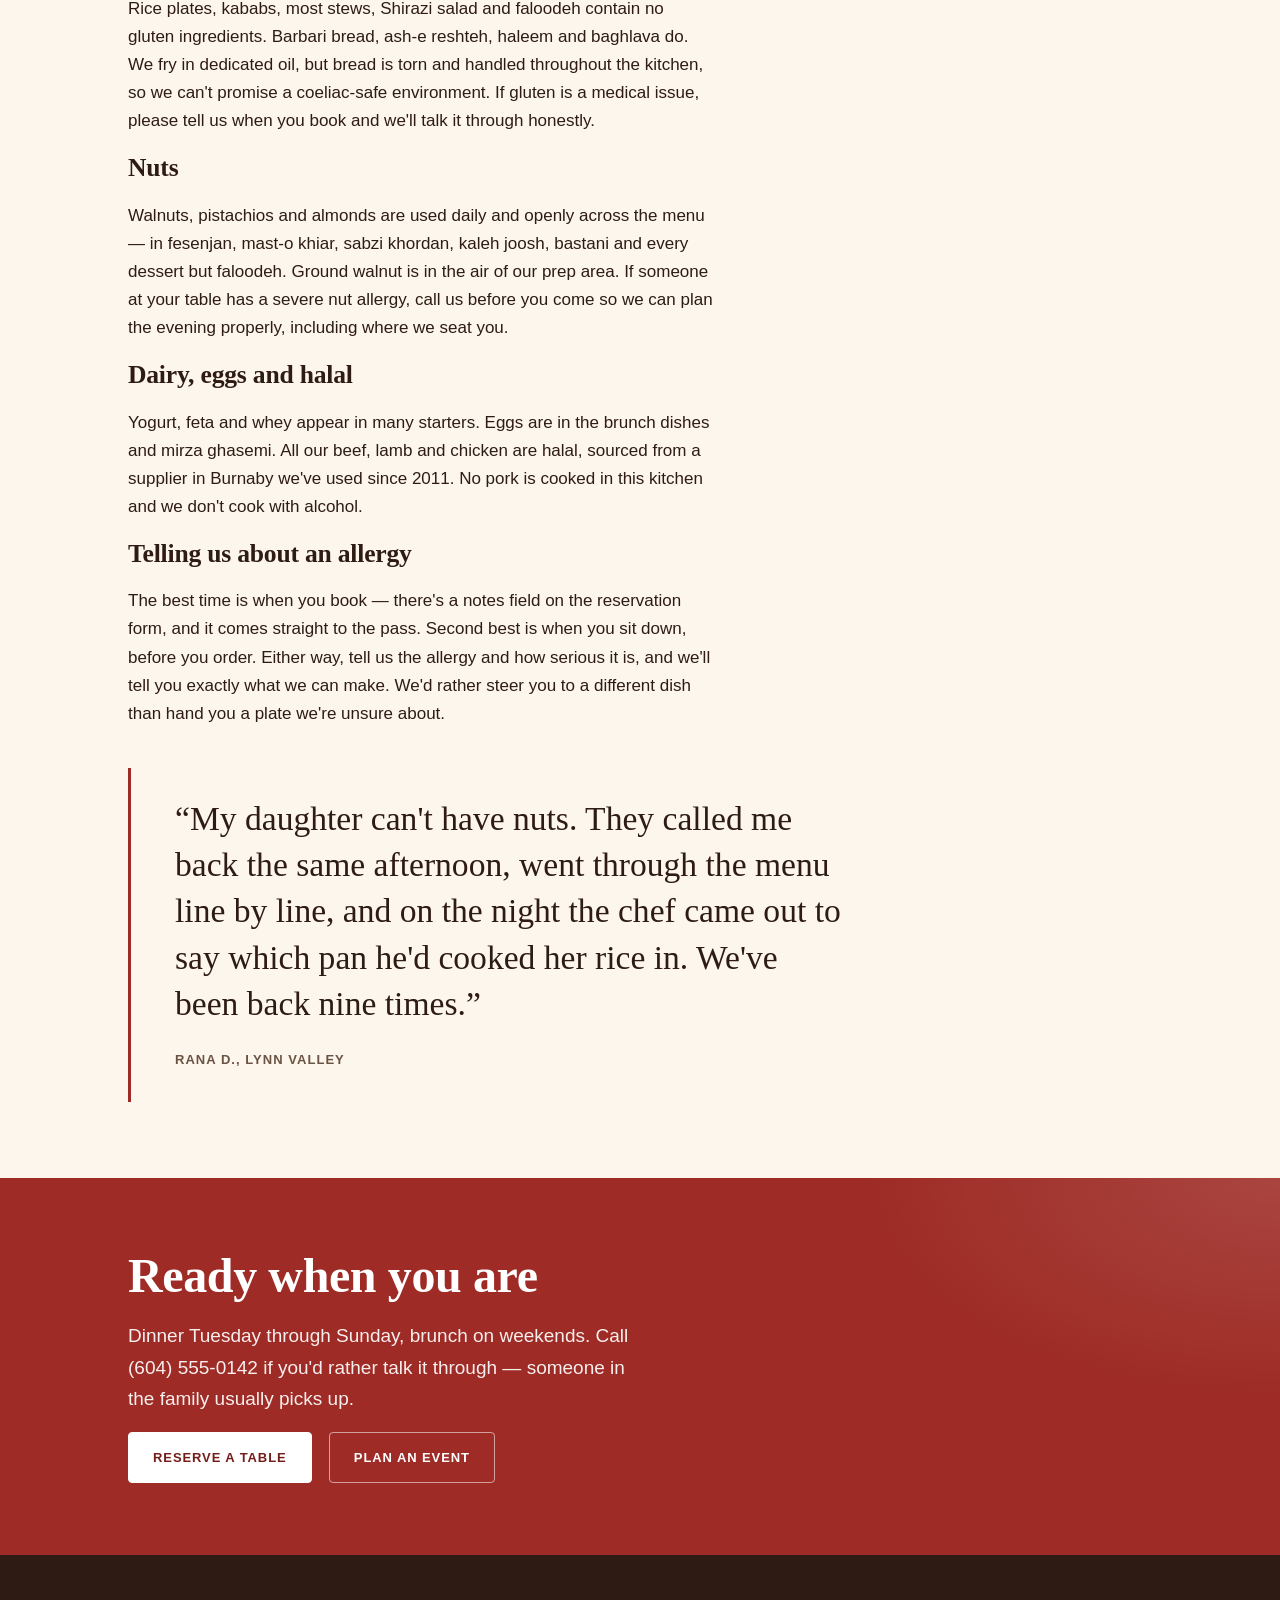
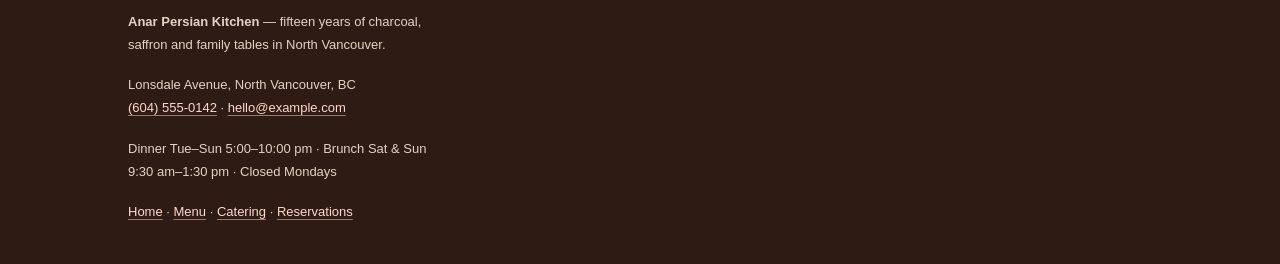
<file: menu.html>
<!DOCTYPE html>
<html lang="en">
<head>
<meta charset="utf-8">
<meta name="viewport" content="width=device-width, initial-scale=1">
<title>Menu — Anar Persian Kitchen, North Vancouver</title>
<meta name="description" content="The full Anar Persian Kitchen menu: mezze, charcoal kababs, slow-cooked khoresh, weekend brunch, tea and desserts, with prices and dietary guidance. Lonsdale Avenue, North Vancouver.">
<link rel="stylesheet" href="assets/styles.css">
<link rel="icon" type="image/svg+xml" href="assets/favicon.svg">
<link rel="apple-touch-icon" href="assets/favicon.svg">
</head>
<body>
<header class="site-header">
  <div class="container header-inner">
    <a class="brand" href="index.html">Anar Persian Kitchen</a>
    <nav class="site-nav" aria-label="Main">
      <a href="index.html">Home</a>
      <a href="menu.html" class="is-current" aria-current="page">Our Menu</a>
      <a href="catering.html">Catering</a>
      <a href="reservations.html">Reservations</a>
    </nav>
  </div>
</header>

<main>

  <section class="hero">
    <div class="container">
      <h1>The Menu</h1>
      <p>Fifteen years of charcoal, saffron and family tables in North Vancouver. Here is everything we cook, so you can decide before you sit down — or over the phone, while we hold a table for you.</p>
      <p>
        <a class="button button-primary" href="reservations.html">Book a table</a>
        <a class="button button-secondary" href="catering.html">Catering menus</a>
      </p>
    </div>
  </section>

  <section class="section">
    <div class="container">
      <h2>How we cook</h2>
      <p>One charcoal grill, lit at three in the afternoon, seven days a week. Lamb and beef are trimmed and skewered by hand in the morning. Chicken sits overnight in saffron, onion and lemon. Nothing goes on the grill that was frozen.</p>
      <p>Bread, yogurt and herbs arrive or are made fresh daily. The rice is steamed in the afternoon so the tahdig comes out of the pot near dinner service — when it's gone for the evening, it's gone. Stews are started in the morning and cook slowly until they're ready; we don't rush them and we don't reheat yesterday's.</p>
      <p>Ask us about substitutions. Rice for salad, grilled vegetables instead of meat, sauce on the side, less salt, no butter on the rice — none of it is a problem, and none of it costs extra unless the swap involves a more expensive protein. Just tell your server when you order.</p>
      <dl class="facts">
        <div class="fact"><dt>Dinner</dt><dd>Tue–Sun, 5:00–10:00 pm</dd></div>
        <div class="fact"><dt>Weekend brunch</dt><dd>Sat &amp; Sun, 9:30 am–1:30 pm</dd></div>
        <div class="fact"><dt>Closed</dt><dd>Mondays</dd></div>
        <div class="fact"><dt>Prices</dt><dd>In Canadian dollars, before tax</dd></div>
      </dl>
    </div>
  </section>

  <section class="section section-alt">
    <div class="container">
      <h2>Starters and mezze</h2>
      <p>Most tables order three or four of these to share while the grill does its work. Warm barbari bread comes with all of them.</p>
      <ul class="card-grid">
        <li class="card">
          <h3>Mast-o Khiar — $9</h3>
          <p>Thick strained yogurt, cucumber, dried mint, a scatter of walnuts and rose petals. Cool and simple. Vegetarian; contains walnuts.</p>
        </li>
        <li class="card">
          <h3>Kashk-e Bademjan — $12</h3>
          <p>Eggplant cooked down soft with garlic and turmeric, finished with whey, fried mint and crisp onion. Our most ordered starter.</p>
        </li>
        <li class="card">
          <h3>Mirza Ghasemi — $12</h3>
          <p>Smoked eggplant from the grill with tomato, garlic and egg. A northern dish from Gilan, smoky and rich.</p>
        </li>
        <li class="card">
          <h3>Sabzi Khordan — $10</h3>
          <p>A platter of tarragon, basil, mint, radish and green onion with feta, walnuts and bread. Vegetarian; contains walnuts and dairy.</p>
        </li>
        <li class="card">
          <h3>Salad Shirazi — $9</h3>
          <p>Cucumber, tomato and onion diced small, dressed with lime and dried mint. Vegan and gluten-free.</p>
        </li>
        <li class="card">
          <h3>Ash-e Reshteh — $11</h3>
          <p>Herb and bean soup with noodles, whey and fried mint. A bowl is a small meal. Vegetarian; contains wheat noodles.</p>
        </li>
        <li class="card">
          <h3>Halim Bademjan — $12</h3>
          <p>Slow-pulled lamb folded into eggplant, served warm with bread. Winter comfort, on year round.</p>
        </li>
        <li class="card">
          <h3>Barbari Bread &amp; Butter — $5</h3>
          <p>A whole warm loaf, sesame and nigella on top, with cultured butter. Baked for us each morning on Lonsdale.</p>
        </li>
      </ul>
    </div>
  </section>

  <section class="section">
    <div class="container">
      <h2>Charcoal kababs and rice plates</h2>
      <p>Every kabab comes with saffron basmati, a grilled tomato and butter on the side. Say the word and we'll swap the rice for Shirazi salad or grilled vegetables at no charge. Tahdig is $7 extra while it lasts.</p>
      <ul class="card-grid">
        <li class="card">
          <h3>Koobideh — $24</h3>
          <p>Two skewers of hand-minced beef and lamb with grated onion. Charcoal only, turned by hand. The plate we've made longest.</p>
        </li>
        <li class="card">
          <h3>Joojeh Kabab — $25</h3>
          <p>Chicken thigh marinated overnight in saffron, onion and lemon. Ask for breast if you prefer it leaner.</p>
        </li>
        <li class="card">
          <h3>Barg — $31</h3>
          <p>Beef tenderloin, flattened thin, seasoned simply and grilled fast. Best ordered medium.</p>
        </li>
        <li class="card">
          <h3>Shishlik — $36</h3>
          <p>Four lamb chops, frenched, with saffron and lemon. Our Friday and Saturday favourite — we cut a limited number each day.</p>
        </li>
        <li class="card">
          <h3>Soltani — $38</h3>
          <p>One skewer of barg and one of koobideh on the same plate. For anyone who can't choose.</p>
        </li>
        <li class="card">
          <h3>Chenjeh — $29</h3>
          <p>Cubed lamb sirloin, marinated in yogurt and onion, grilled with peppers.</p>
        </li>
        <li class="card">
          <h3>Vegetable Kabab — $21</h3>
          <p>Eggplant, zucchini, mushroom, peppers and onion over saffron rice with sumac and lime. Vegan as served.</p>
        </li>
        <li class="card">
          <h3>Baghali Polo ba Mahicheh — $34</h3>
          <p>Lamb shank braised until it falls apart, with dill and fava bean rice. Limited each evening.</p>
        </li>
        <li class="card">
          <h3>Zereshk Polo ba Morgh — $26</h3>
          <p>Saffron chicken leg with barberry rice — sweet, sour and bright. A birthday plate in most Persian homes.</p>
        </li>
        <li class="card">
          <h3>Extra Skewer — $12</h3>
          <p>Add a second koobideh or joojeh to any plate. Good for sharing with a child.</p>
        </li>
      </ul>
    </div>
  </section>

  <section class="section section-alt">
    <div class="container">
      <h2>Stews and slow-cooked khoresh</h2>
      <p>These start at nine in the morning and finish when they finish. All are served with saffron basmati. Sauce on the side if you like.</p>
      <ul class="card-grid">
        <li class="card">
          <h3>Ghormeh Sabzi — $25</h3>
          <p>Herbs cooked down dark with kidney beans, dried lime and lamb. Ask for the vegan version made with mushroom instead of lamb — $22.</p>
        </li>
        <li class="card">
          <h3>Fesenjan — $27</h3>
          <p>Chicken in pomegranate molasses and ground walnut, cooked four hours until it turns the colour of dark chocolate. Contains walnuts.</p>
        </li>
        <li class="card">
          <h3>Gheymeh Bademjan — $25</h3>
          <p>Split pea and beef stew with dried lime, topped with fried eggplant and crisp potato.</p>
        </li>
        <li class="card">
          <h3>Khoresh-e Karafs — $25</h3>
          <p>Celery, mint and parsley slow-cooked with lamb and sour grape. Lighter than it sounds.</p>
        </li>
        <li class="card">
          <h3>Khoresh-e Bamieh — $24</h3>
          <p>Okra in tomato and lime with beef. Sundays and Mondays' prep, so it lands midweek most often — call to check.</p>
        </li>
        <li class="card">
          <h3>Adas Polo — $21</h3>
          <p>Lentil rice with raisins, dates and cinnamon, served with a side of yogurt. Vegan without the yogurt.</p>
        </li>
      </ul>
    </div>
  </section>

  <section class="section">
    <div class="container">
      <h2>Weekend brunch</h2>
      <p>Saturday and Sunday only, 9:30 am to 1:30 pm. Last order at 1:15. The grill stays cold until evening, so kababs aren't available at brunch — everything here comes from the stovetop and the oven. Walk-ins are welcome, though tables for six or more should book.</p>
      <ul class="card-grid">
        <li class="card">
          <h3>Nan-o Panir-o Sabzi — $14</h3>
          <p>The Persian breakfast plate: warm barbari, feta, walnuts, fresh herbs, cucumber, tomato and honey. Vegetarian; contains walnuts.</p>
        </li>
        <li class="card">
          <h3>Adasi — $13</h3>
          <p>Lentils simmered with cumin and turmeric until creamy, with bread and lime. Vegan. The dish our staff eats before service.</p>
        </li>
        <li class="card">
          <h3>Haleem — $15</h3>
          <p>Wheat and shredded turkey cooked overnight to a smooth porridge, served with cinnamon, sugar and melted butter. Sunday only.</p>
        </li>
        <li class="card">
          <h3>Omelet-e Gojeh — $14</h3>
          <p>Eggs scrambled slowly into tomato and turmeric, eaten with bread. Add feta for $3.</p>
        </li>
        <li class="card">
          <h3>Kaleh Joosh — $13</h3>
          <p>Warm whey soup with walnut, mint and caramelised onion, poured over torn bread. Contains walnuts and dairy.</p>
        </li>
        <li class="card">
          <h3>Saffron French Toast — $16</h3>
          <p>Thick barbari soaked in saffron custard, griddled, with rosewater cream and pistachio. Contains pistachio.</p>
        </li>
        <li class="card">
          <h3>Brunch Plate for Two — $34</h3>
          <p>Nan-o panir, one omelet, one adasi, a pot of tea and dates. Enough for two hungry people or three grazers.</p>
        </li>
        <li class="card">
          <h3>Children's Brunch — $9</h3>
          <p>Soft-boiled egg, buttered bread, cucumber, feta and a small glass of doogh or juice. Ages ten and under.</p>
        </li>
      </ul>
    </div>
  </section>

  <section class="section section-alt">
    <div class="container">
      <h2>Tea, drinks and desserts</h2>
      <h3>Tea and hot drinks</h3>
      <ul class="card-grid">
        <li class="card">
          <h3>Persian Black Tea — $4</h3>
          <p>Brewed on the samovar all day, served in a small glass with rock sugar. Refills are free, and we mean it.</p>
        </li>
        <li class="card">
          <h3>Saffron Tea — $5</h3>
          <p>Black tea steeped with saffron and cardamom. Good after a heavy plate.</p>
        </li>
        <li class="card">
          <h3>Herbal Infusion — $5</h3>
          <p>Choose borage, chamomile or mint. Caffeine free.</p>
        </li>
        <li class="card">
          <h3>Turkish-style Coffee — $5</h3>
          <p>Fine ground, cooked in a small pot, served with a date.</p>
        </li>
      </ul>
      <h3>Cold drinks</h3>
      <ul class="card-grid">
        <li class="card">
          <h3>Doogh — $5</h3>
          <p>Salted yogurt drink with dried mint, lightly carbonated. The right partner for koobideh.</p>
        </li>
        <li class="card">
          <h3>Sekanjabin Cooler — $6</h3>
          <p>Mint and vinegar syrup over ice with shredded cucumber. Vegan, and more refreshing than it sounds.</p>
        </li>
        <li class="card">
          <h3>Sour Cherry Sharbat — $6</h3>
          <p>House albaloo syrup with soda and lime.</p>
        </li>
        <li class="card">
          <h3>Wine, Beer &amp; Cider</h3>
          <p>A short BC list: Okanagan white and red by the glass from $11, local lager $8, dry cider $8. Full list at the table.</p>
        </li>
      </ul>
      <h3>Desserts</h3>
      <ul class="card-grid">
        <li class="card">
          <h3>Saffron Ice Cream (Bastani) — $9</h3>
          <p>Saffron, rosewater and pistachio, with frozen cream running through it. Contains pistachio and dairy.</p>
        </li>
        <li class="card">
          <h3>Faloodeh Shirazi — $9</h3>
          <p>Frozen rice noodles in rosewater with lime and sour cherry syrup. Vegan and nut free.</p>
        </li>
        <li class="card">
          <h3>Sholeh Zard — $8</h3>
          <p>Saffron rice pudding with cinnamon and almond. Vegan; contains almond.</p>
        </li>
        <li class="card">
          <h3>Baghlava Plate — $10</h3>
          <p>Four pieces of our cardamom and rosewater baghlava. Contains almond, pistachio and wheat.</p>
        </li>
        <li class="card">
          <h3>Dates &amp; Walnuts — $6</h3>
          <p>Medjool dates split and filled with walnut. Vegan; contains walnuts.</p>
        </li>
        <li class="card">
          <h3>Whole Cake, Ordered Ahead — from $45</h3>
          <p>Saffron and pistachio or orange and cardamom, for birthdays. Three days' notice — call us.</p>
        </li>
      </ul>
    </div>
  </section>

  <section class="section">
    <div class="container">
      <h2>Dietary notes and allergens</h2>
      <p>We cook in one kitchen with one grill, so we'll always be straight with you about what we can and can't guarantee.</p>

      <h3>Vegetarian and vegan</h3>
      <p>Salad Shirazi, adasi, sekanjabin, faloodeh and sholeh zard are vegan as written. The vegetable kabab, adas polo and the mushroom ghormeh sabzi are vegan when we hold the butter and yogurt — tell your server and we'll plate them that way. Our saffron rice is finished with butter by default; we steam a portion without it every service for vegan guests, and if we've run out we'll say so rather than guess.</p>

      <h3>Gluten</h3>
      <p>Rice plates, kababs, most stews, Shirazi salad and faloodeh contain no gluten ingredients. Barbari bread, ash-e reshteh, haleem and baghlava do. We fry in dedicated oil, but bread is torn and handled throughout the kitchen, so we can't promise a coeliac-safe environment. If gluten is a medical issue, please tell us when you book and we'll talk it through honestly.</p>

      <h3>Nuts</h3>
      <p>Walnuts, pistachios and almonds are used daily and openly across the menu — in fesenjan, mast-o khiar, sabzi khordan, kaleh joosh, bastani and every dessert but faloodeh. Ground walnut is in the air of our prep area. If someone at your table has a severe nut allergy, call us before you come so we can plan the evening properly, including where we seat you.</p>

      <h3>Dairy, eggs and halal</h3>
      <p>Yogurt, feta and whey appear in many starters. Eggs are in the brunch dishes and mirza ghasemi. All our beef, lamb and chicken are halal, sourced from a supplier in Burnaby we've used since 2011. No pork is cooked in this kitchen and we don't cook with alcohol.</p>

      <h3>Telling us about an allergy</h3>
      <p>The best time is when you book — there's a notes field on the reservation form, and it comes straight to the pass. Second best is when you sit down, before you order. Either way, tell us the allergy and how serious it is, and we'll tell you exactly what we can make. We'd rather steer you to a different dish than hand you a plate we're unsure about.</p>

      <blockquote class="quote">
        <p>My daughter can't have nuts. They called me back the same afternoon, went through the menu line by line, and on the night the chef came out to say which pan he'd cooked her rice in. We've been back nine times.</p>
        <cite>Rana D., Lynn Valley</cite>
      </blockquote>
    </div>
  </section>

  <section class="cta">
    <div class="container">
      <h2>Ready when you are</h2>
      <p>Dinner Tuesday through Sunday, brunch on weekends. Call (604) 555-0142 if you'd rather talk it through — someone in the family usually picks up.</p>
      <p>
        <a class="button button-primary" href="reservations.html">Reserve a table</a>
        <a class="button button-secondary" href="catering.html">Plan an event</a>
      </p>
    </div>
  </section>

</main>

<footer class="site-footer">
  <div class="container">
    <p><strong>Anar Persian Kitchen</strong> — fifteen years of charcoal, saffron and family tables in North Vancouver.</p>
    <p>Lonsdale Avenue, North Vancouver, BC<br>
    <a href="tel:+16045550142">(604) 555-0142</a> · <a href="mailto:hello@example.com">hello@example.com</a></p>
    <p>Dinner Tue–Sun 5:00–10:00 pm · Brunch Sat &amp; Sun 9:30 am–1:30 pm · Closed Mondays</p>
    <p><a href="index.html">Home</a> · <a href="menu.html">Menu</a> · <a href="catering.html">Catering</a> · <a href="reservations.html">Reservations</a></p>
  </div>
</footer>
</body>
</html>
</file>
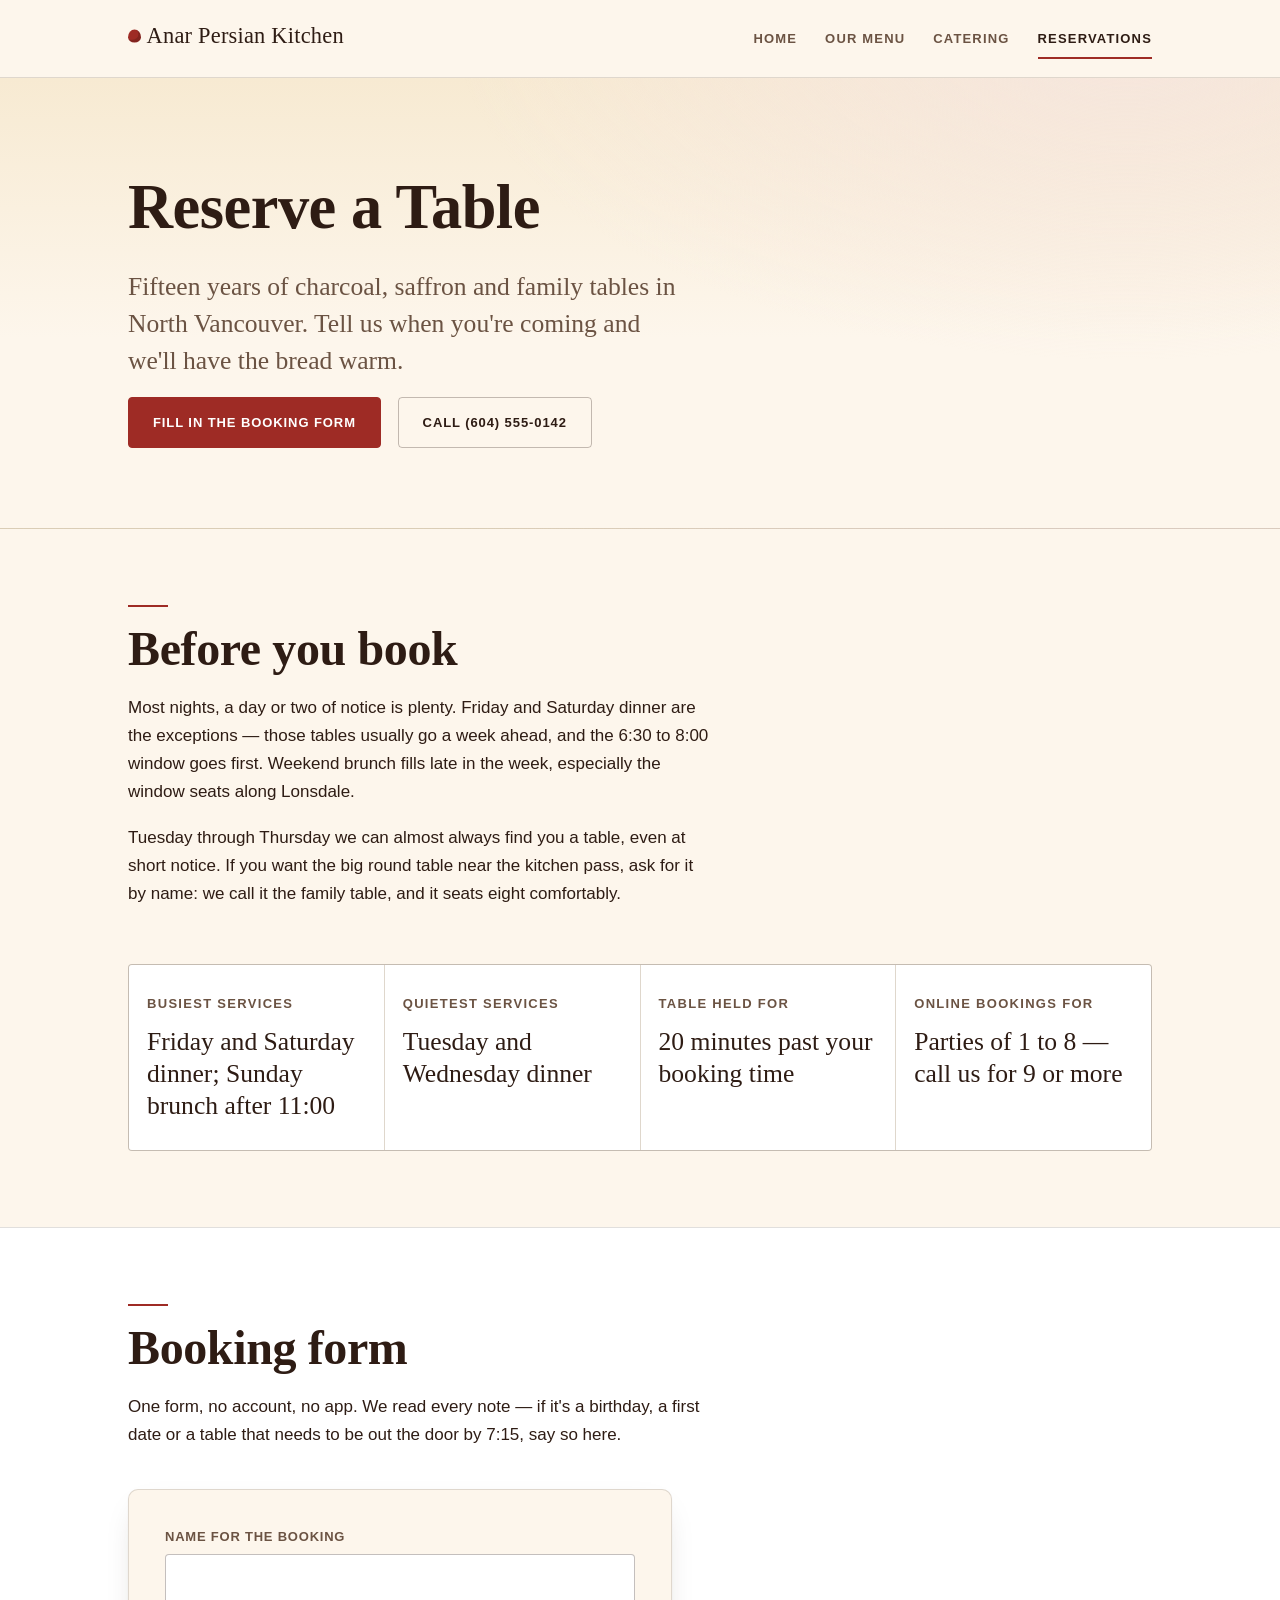
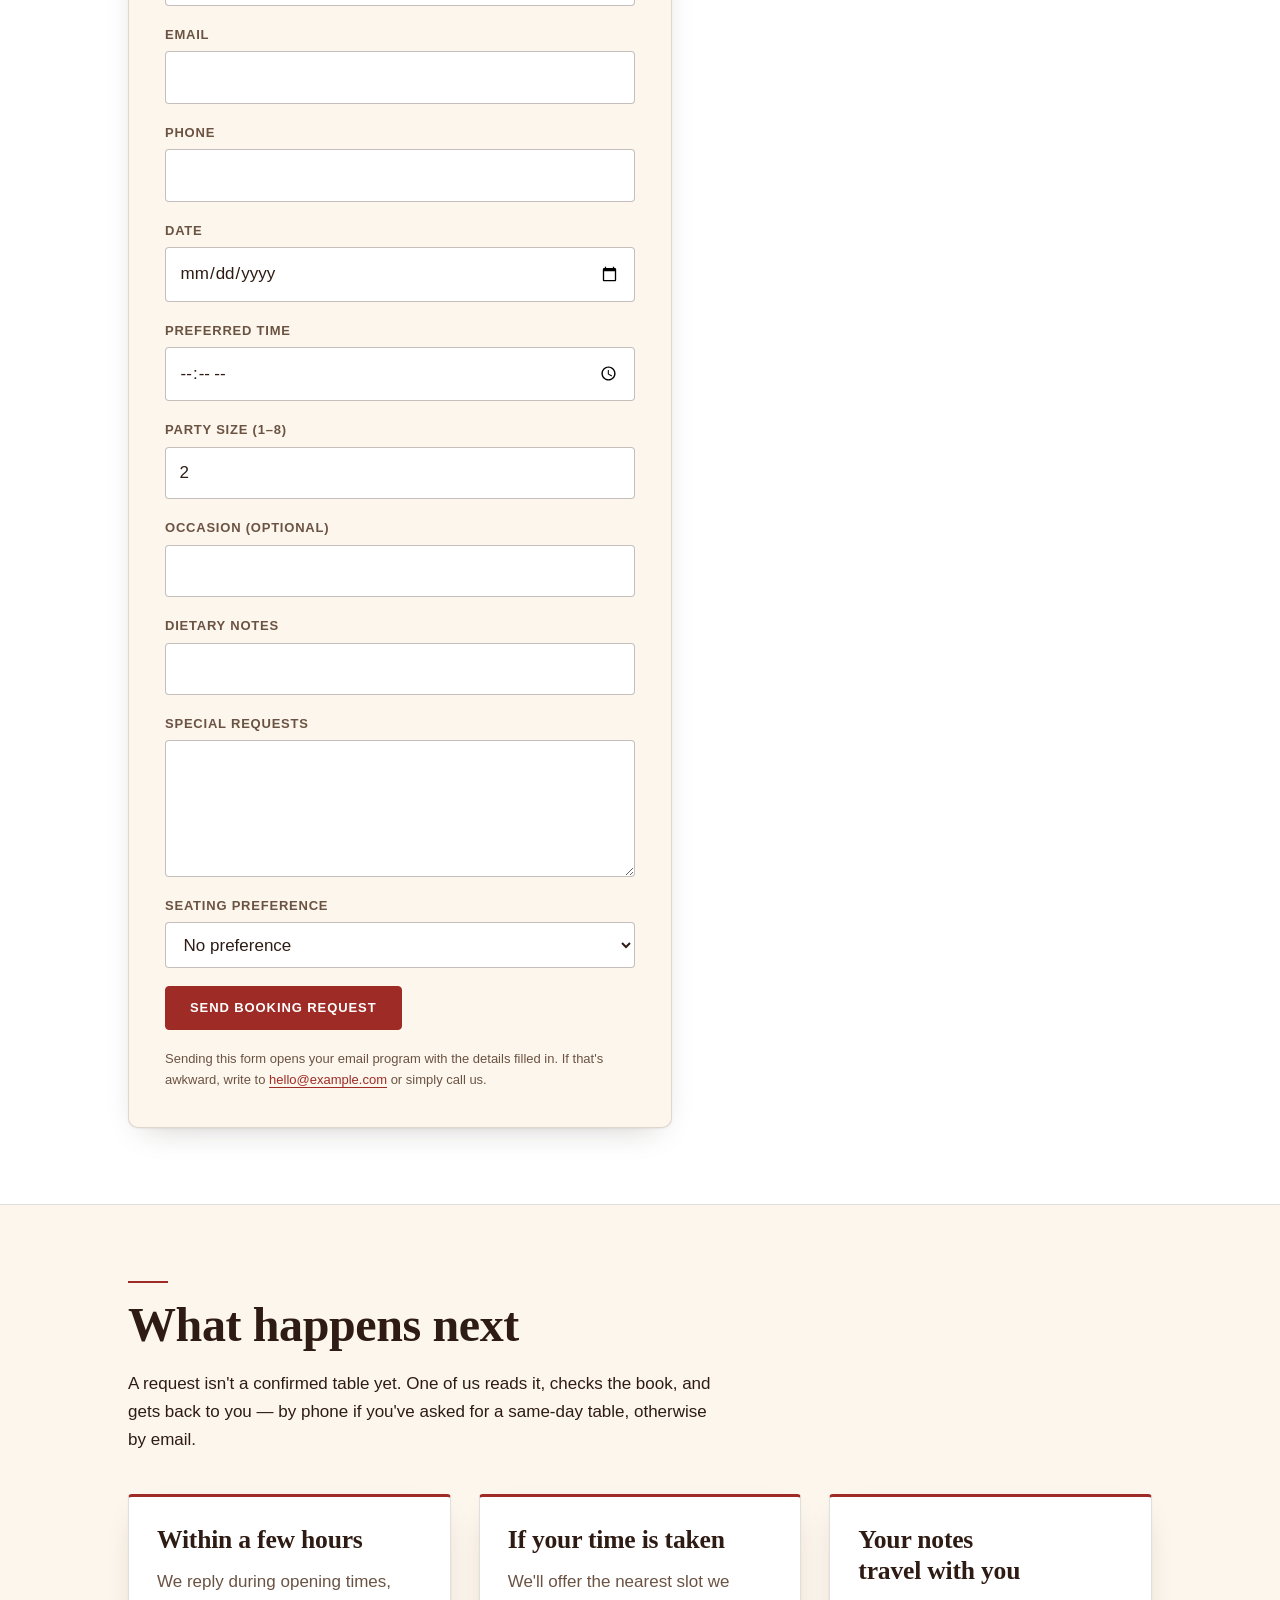
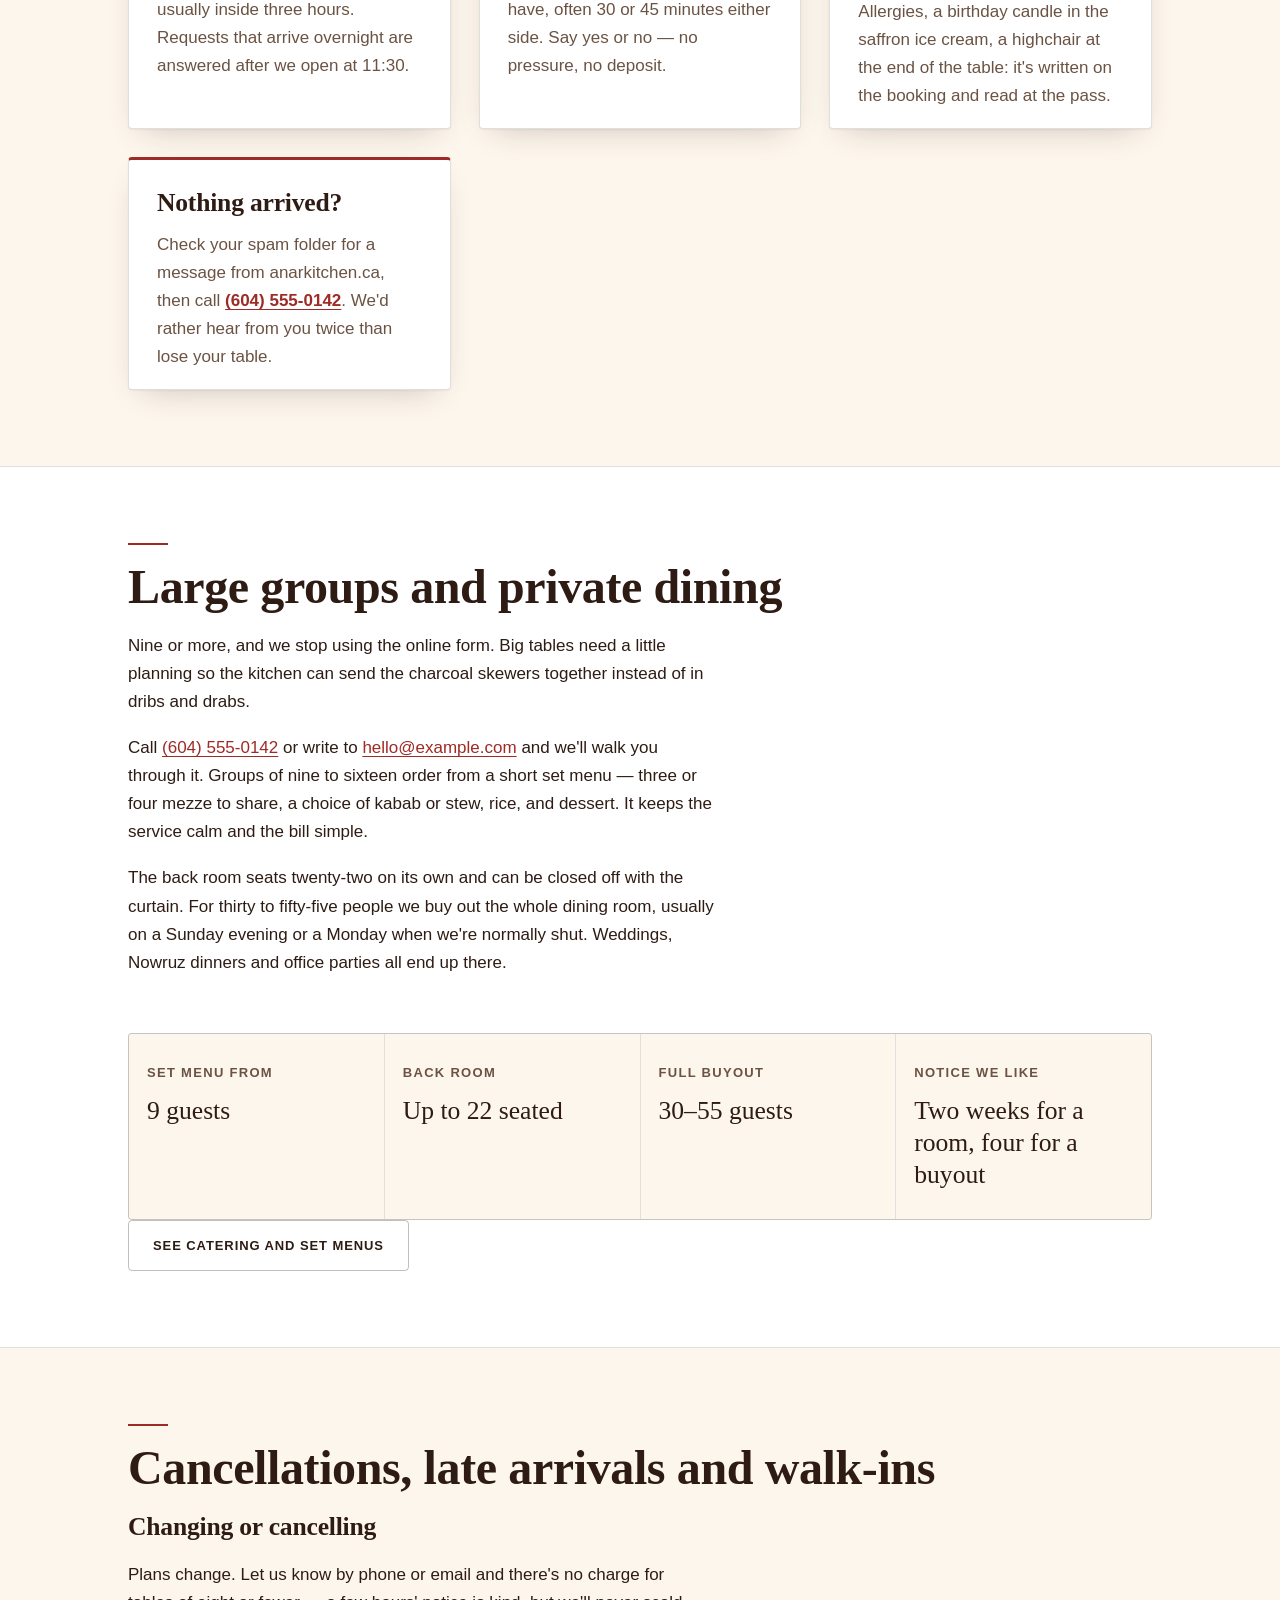
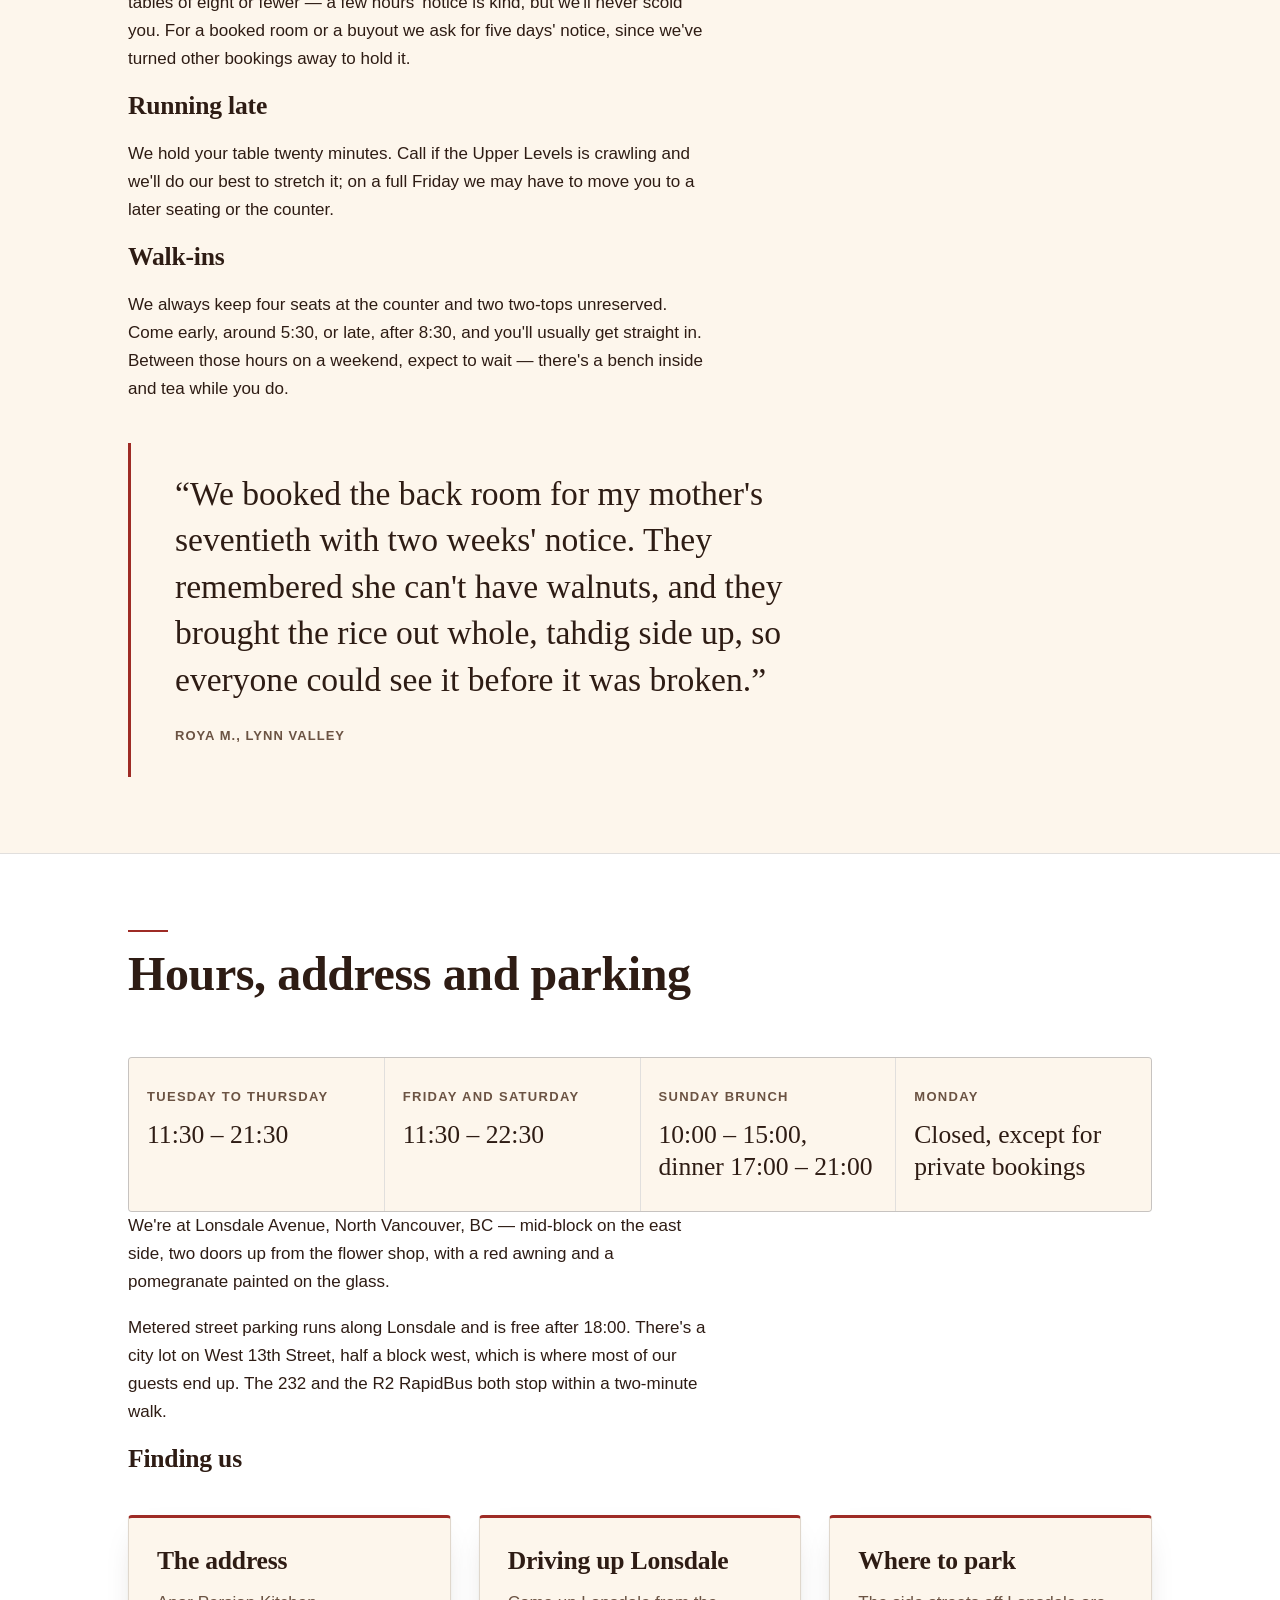
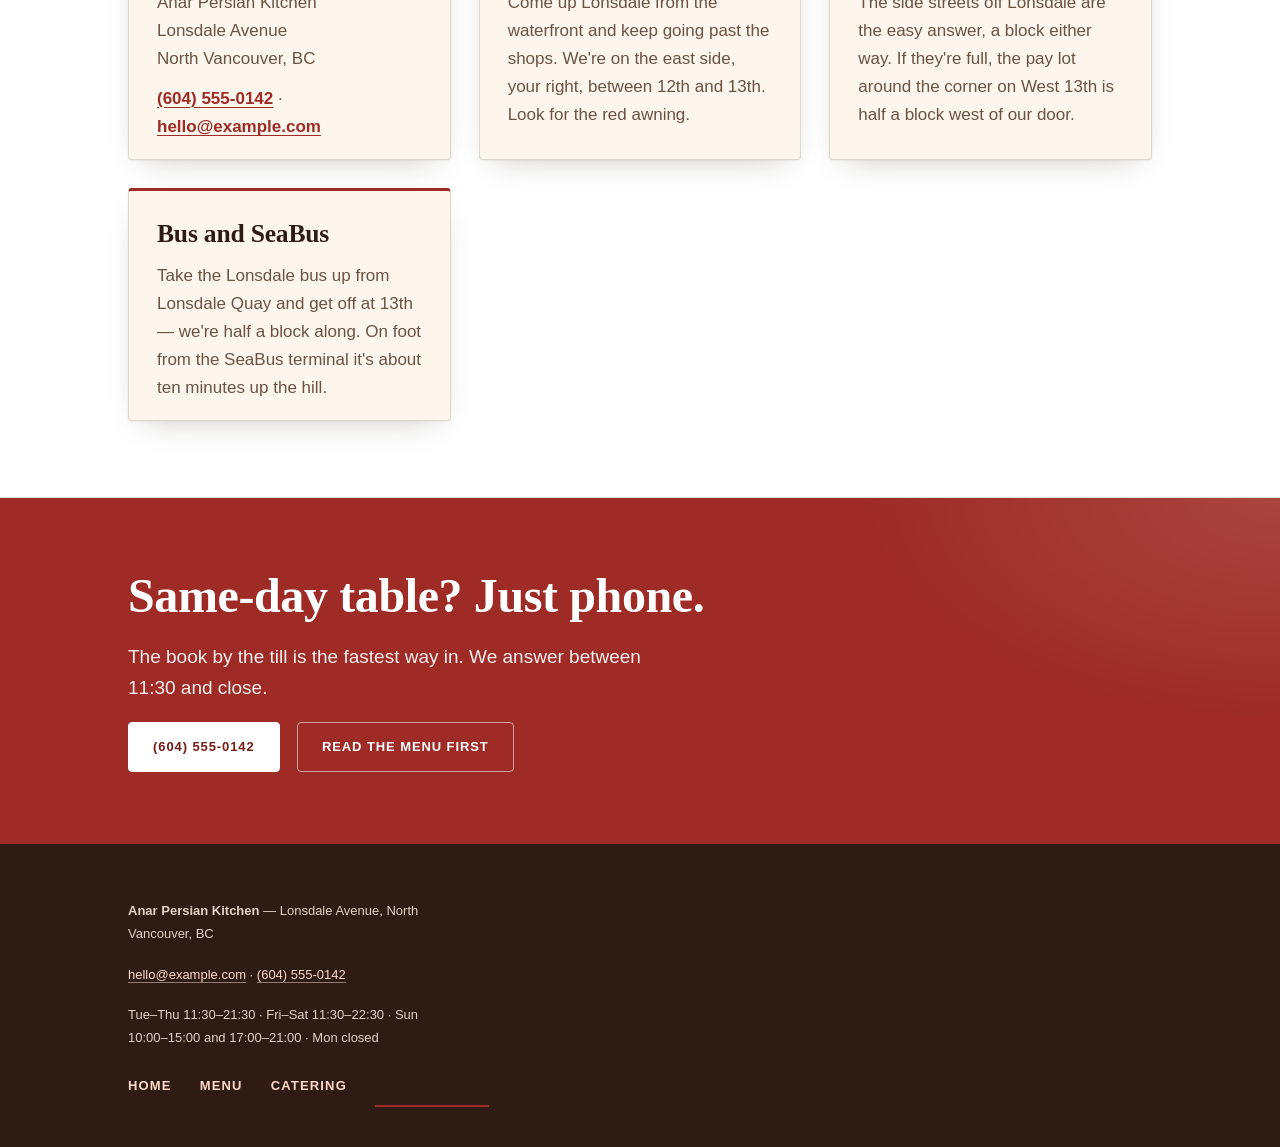
<file: reservations.html>
<!DOCTYPE html>
<html lang="en">
<head>
<meta charset="utf-8">
<meta name="viewport" content="width=device-width, initial-scale=1">
<title>Reserve a Table — Anar Persian Kitchen, North Vancouver</title>
<meta name="description" content="Book a table at Anar Persian Kitchen on Lonsdale Avenue in North Vancouver. Dinner, weekend brunch, large-party set menus and same-day bookings by phone at (604) 555-0142.">
<link rel="stylesheet" href="assets/styles.css">
<link rel="icon" type="image/svg+xml" href="assets/favicon.svg">
<link rel="apple-touch-icon" href="assets/favicon.svg">
</head>
<body>
<header class="site-header">
  <div class="container header-inner">
    <a class="brand" href="index.html">Anar Persian Kitchen</a>
    <nav class="site-nav">
      <a href="index.html">Home</a>
      <a href="menu.html">Our Menu</a>
      <a href="catering.html">Catering</a>
      <a href="reservations.html" class="is-current">Reservations</a>
    </nav>
  </div>
</header>

<main>
  <section class="hero">
    <div class="container">
      <h1>Reserve a Table</h1>
      <p>Fifteen years of charcoal, saffron and family tables in North Vancouver. Tell us when you're coming and we'll have the bread warm.</p>
      <p>
        <a class="button button-primary" href="#book">Fill in the booking form</a>
        <a class="button button-secondary" href="tel:+16045550142">Call (604) 555-0142</a>
      </p>
    </div>
  </section>

  <section class="section">
    <div class="container">
      <h2>Before you book</h2>
      <p>Most nights, a day or two of notice is plenty. Friday and Saturday dinner are the exceptions — those tables usually go a week ahead, and the 6:30 to 8:00 window goes first. Weekend brunch fills late in the week, especially the window seats along Lonsdale.</p>
      <p>Tuesday through Thursday we can almost always find you a table, even at short notice. If you want the big round table near the kitchen pass, ask for it by name: we call it the family table, and it seats eight comfortably.</p>
      <dl class="facts">
        <div class="fact">
          <dt>Busiest services</dt>
          <dd>Friday and Saturday dinner; Sunday brunch after 11:00</dd>
        </div>
        <div class="fact">
          <dt>Quietest services</dt>
          <dd>Tuesday and Wednesday dinner</dd>
        </div>
        <div class="fact">
          <dt>Table held for</dt>
          <dd>20 minutes past your booking time</dd>
        </div>
        <div class="fact">
          <dt>Online bookings for</dt>
          <dd>Parties of 1 to 8 — call us for 9 or more</dd>
        </div>
      </dl>
    </div>
  </section>

  <section class="section section-alt" id="book">
    <div class="container">
      <h2>Booking form</h2>
      <p>One form, no account, no app. We read every note — if it's a birthday, a first date or a table that needs to be out the door by 7:15, say so here.</p>
      <form class="form" method="post" action="https://ai.soheililabs.com/api/f/06aa8c1d-7274-42eb-9ea3-a4b9d4dc9aff">
        <input type="hidden" name="_page" value="reservations.html">
        <p class="form-trap" aria-hidden="true"><label>Leave this empty<input type="text" name="_gotcha" tabindex="-1" autocomplete="off"></label></p>
        <div class="field">
          <label for="name">Name for the booking</label>
          <input id="name" name="name" type="text" autocomplete="name" required>
        </div>
        <div class="field">
          <label for="email">Email</label>
          <input id="email" name="email" type="email" autocomplete="email" required>
        </div>
        <div class="field">
          <label for="phone">Phone</label>
          <input id="phone" name="phone" type="tel" autocomplete="tel" required>
        </div>
        <div class="field">
          <label for="date">Date</label>
          <input id="date" name="date" type="date" required>
        </div>
        <div class="field">
          <label for="time">Preferred time</label>
          <input id="time" name="time" type="time" required>
        </div>
        <div class="field">
          <label for="party">Party size (1–8)</label>
          <input id="party" name="party" type="number" min="1" max="8" step="1" value="2" required>
        </div>
        <div class="field">
          <label for="occasion">Occasion (optional)</label>
          <input id="occasion" name="occasion" type="text" list="occasions">
          <datalist id="occasions">
            <option value="Birthday"></option>
            <option value="Anniversary"></option>
            <option value="Family dinner"></option>
            <option value="Work dinner"></option>
            <option value="Weekend brunch"></option>
            <option value="Nowruz"></option>
          </datalist>
        </div>
        <div class="field">
          <label for="dietary">Dietary notes</label>
          <input id="dietary" name="dietary" type="text">
        </div>
        <div class="field">
          <label for="requests">Special requests</label>
          <textarea id="requests" name="requests" rows="4"></textarea>
        </div>
        <div class="field">
          <label for="seating">Seating preference</label>
          <select id="seating" name="seating">
            <option value="no-preference">No preference</option>
            <option value="window">Window along Lonsdale</option>
            <option value="booth">Quiet booth at the back</option>
            <option value="family-table">The family table (seats up to 8)</option>
            <option value="patio">Patio, weather permitting</option>
          </select>
        </div>
        <p>
          <button class="button button-primary" type="submit">Send booking request</button>
        </p>
        <p>Sending this form opens your email program with the details filled in. If that's awkward, write to <a href="mailto:hello@example.com">hello@example.com</a> or simply call us.</p>
      </form>
    </div>
  </section>

  <section class="section">
    <div class="container">
      <h2>What happens next</h2>
      <p>A request isn't a confirmed table yet. One of us reads it, checks the book, and gets back to you — by phone if you've asked for a same-day table, otherwise by email.</p>
      <ul class="card-grid">
        <li class="card">
          <h3>Within a few hours</h3>
          <p>We reply during opening times, usually inside three hours. Requests that arrive overnight are answered after we open at 11:30.</p>
        </li>
        <li class="card">
          <h3>If your time is taken</h3>
          <p>We'll offer the nearest slot we have, often 30 or 45 minutes either side. Say yes or no — no pressure, no deposit.</p>
        </li>
        <li class="card">
          <h3>Your notes travel with you</h3>
          <p>Allergies, a birthday candle in the saffron ice cream, a highchair at the end of the table: it's written on the booking and read at the pass.</p>
        </li>
        <li class="card">
          <h3>Nothing arrived?</h3>
          <p>Check your spam folder for a message from anarkitchen.ca, then call <a href="tel:+16045550142">(604) 555-0142</a>. We'd rather hear from you twice than lose your table.</p>
        </li>
      </ul>
    </div>
  </section>

  <section class="section section-alt">
    <div class="container">
      <h2>Large groups and private dining</h2>
      <p>Nine or more, and we stop using the online form. Big tables need a little planning so the kitchen can send the charcoal skewers together instead of in dribs and drabs.</p>
      <p>Call <a href="tel:+16045550142">(604) 555-0142</a> or write to <a href="mailto:hello@example.com">hello@example.com</a> and we'll walk you through it. Groups of nine to sixteen order from a short set menu — three or four mezze to share, a choice of kabab or stew, rice, and dessert. It keeps the service calm and the bill simple.</p>
      <p>The back room seats twenty-two on its own and can be closed off with the curtain. For thirty to fifty-five people we buy out the whole dining room, usually on a Sunday evening or a Monday when we're normally shut. Weddings, Nowruz dinners and office parties all end up there.</p>
      <dl class="facts">
        <div class="fact">
          <dt>Set menu from</dt>
          <dd>9 guests</dd>
        </div>
        <div class="fact">
          <dt>Back room</dt>
          <dd>Up to 22 seated</dd>
        </div>
        <div class="fact">
          <dt>Full buyout</dt>
          <dd>30–55 guests</dd>
        </div>
        <div class="fact">
          <dt>Notice we like</dt>
          <dd>Two weeks for a room, four for a buyout</dd>
        </div>
      </dl>
      <p><a class="button button-secondary" href="catering.html">See catering and set menus</a></p>
    </div>
  </section>

  <section class="section">
    <div class="container">
      <h2>Cancellations, late arrivals and walk-ins</h2>
      <h3>Changing or cancelling</h3>
      <p>Plans change. Let us know by phone or email and there's no charge for tables of eight or fewer — a few hours' notice is kind, but we'll never scold you. For a booked room or a buyout we ask for five days' notice, since we've turned other bookings away to hold it.</p>
      <h3>Running late</h3>
      <p>We hold your table twenty minutes. Call if the Upper Levels is crawling and we'll do our best to stretch it; on a full Friday we may have to move you to a later seating or the counter.</p>
      <h3>Walk-ins</h3>
      <p>We always keep four seats at the counter and two two-tops unreserved. Come early, around 5:30, or late, after 8:30, and you'll usually get straight in. Between those hours on a weekend, expect to wait — there's a bench inside and tea while you do.</p>
      <blockquote class="quote">
        <p>We booked the back room for my mother's seventieth with two weeks' notice. They remembered she can't have walnuts, and they brought the rice out whole, tahdig side up, so everyone could see it before it was broken.</p>
        <cite>Roya M., Lynn Valley</cite>
      </blockquote>
    </div>
  </section>

  <section class="section section-alt">
    <div class="container">
      <h2>Hours, address and parking</h2>
      <dl class="facts">
        <div class="fact">
          <dt>Tuesday to Thursday</dt>
          <dd>11:30 – 21:30</dd>
        </div>
        <div class="fact">
          <dt>Friday and Saturday</dt>
          <dd>11:30 – 22:30</dd>
        </div>
        <div class="fact">
          <dt>Sunday brunch</dt>
          <dd>10:00 – 15:00, dinner 17:00 – 21:00</dd>
        </div>
        <div class="fact">
          <dt>Monday</dt>
          <dd>Closed, except for private bookings</dd>
        </div>
      </dl>
      <p>We're at Lonsdale Avenue, North Vancouver, BC — mid-block on the east side, two doors up from the flower shop, with a red awning and a pomegranate painted on the glass.</p>
      <p>Metered street parking runs along Lonsdale and is free after 18:00. There's a city lot on West 13th Street, half a block west, which is where most of our guests end up. The 232 and the R2 RapidBus both stop within a two-minute walk.</p>

      <h3>Finding us</h3>
      <ul class="card-grid">
        <li class="card">
          <h3>The address</h3>
          <p>
            Anar Persian Kitchen<br>
            Lonsdale Avenue<br>
            North Vancouver, BC
          </p>
          <p><a href="tel:+16045550142">(604) 555-0142</a> · <a href="mailto:hello@example.com">hello@example.com</a></p>
        </li>
        <li class="card">
          <h3>Driving up Lonsdale</h3>
          <p>Come up Lonsdale from the waterfront and keep going past the shops. We're on the east side, your right, between 12th and 13th. Look for the red awning.</p>
        </li>
        <li class="card">
          <h3>Where to park</h3>
          <p>The side streets off Lonsdale are the easy answer, a block either way. If they're full, the pay lot around the corner on West 13th is half a block west of our door.</p>
        </li>
        <li class="card">
          <h3>Bus and SeaBus</h3>
          <p>Take the Lonsdale bus up from Lonsdale Quay and get off at 13th — we're half a block along. On foot from the SeaBus terminal it's about ten minutes up the hill.</p>
        </li>
      </ul>
    </div>
  </section>

  <section class="cta">
    <div class="container">
      <h2>Same-day table? Just phone.</h2>
      <p>The book by the till is the fastest way in. We answer between 11:30 and close.</p>
      <p>
        <a class="button button-primary" href="tel:+16045550142">(604) 555-0142</a>
        <a class="button button-secondary" href="menu.html">Read the menu first</a>
      </p>
    </div>
  </section>
</main>

<footer class="site-footer">
  <div class="container">
    <p><strong>Anar Persian Kitchen</strong> — Lonsdale Avenue, North Vancouver, BC</p>
    <p><a href="mailto:hello@example.com">hello@example.com</a> · <a href="tel:+16045550142">(604) 555-0142</a></p>
    <p>Tue–Thu 11:30–21:30 · Fri–Sat 11:30–22:30 · Sun 10:00–15:00 and 17:00–21:00 · Mon closed</p>
    <nav class="site-nav">
      <a href="index.html">Home</a>
      <a href="menu.html">Menu</a>
      <a href="catering.html">Catering</a>
      <a href="reservations.html" class="is-current">Reservations</a>
    </nav>
  </div>
</footer>
</body>
</html>
</file>
<file: assets/styles.css>
:root {
  /* Palette */
  --bg: #FDF6EC;
  --surface: #FFFFFF;
  --text: #2E1C14;
  --muted: #6B5343;
  --accent: #9E2B25;
  --accent-contrast: #FFFFFF;
  --accent-deep: #741D19;
  --accent-wash: #F6E6DE;
  --saffron: #8A5A0B;
  --saffron-wash: #F7EAD2;
  --line: rgba(46, 28, 20, 0.14);
  --line-strong: rgba(46, 28, 20, 0.28);
  --shadow: 0 1px 2px rgba(46, 28, 20, 0.06), 0 12px 32px -16px rgba(46, 28, 20, 0.28);

  /* Type */
  --font-head: Georgia, 'Iowan Old Style', 'Palatino Linotype', Palatino, 'Times New Roman', serif;
  --font-body: -apple-system, BlinkMacSystemFont, 'Segoe UI', Roboto, 'Helvetica Neue', Arial, sans-serif;

  --step--1: 0.8125rem;
  --step-0: 1.0625rem;
  --step-1: 1.1875rem;
  --step-2: clamp(1.35rem, 1.2rem + 0.7vw, 1.6rem);
  --step-3: clamp(1.6rem, 1.35rem + 1.2vw, 2.1rem);
  --step-4: clamp(2rem, 1.55rem + 2.2vw, 3rem);
  --step-5: clamp(2.4rem, 1.7rem + 3.4vw, 3.9rem);

  /* Rhythm */
  --sp-1: 0.375rem;
  --sp-2: 0.75rem;
  --sp-3: 1.125rem;
  --sp-4: 1.75rem;
  --sp-5: 2.5rem;
  --sp-6: 3.5rem;
  --sp-7: 5rem;

  --radius: 4px;
  --radius-lg: 10px;
  --container: 69rem;
}

*,
*::before,
*::after {
  box-sizing: border-box;
}

html {
  -webkit-text-size-adjust: 100%;
  scroll-behavior: smooth;
}

body {
  margin: 0;
  background-color: var(--bg);
  color: var(--text);
  font-family: var(--font-body);
  font-size: var(--step-0);
  line-height: 1.65;
  -webkit-font-smoothing: antialiased;
  text-underline-offset: 0.18em;
}

/* ---------- Layout ---------- */

.container {
  width: 100%;
  max-width: var(--container);
  margin-inline: auto;
  padding-inline: clamp(1.125rem, 4vw, 2.5rem);
}

main {
  display: block;
}

/* ---------- Headings & text ---------- */

h1,
h2,
h3,
h4 {
  font-family: var(--font-head);
  font-weight: 600;
  color: var(--text);
  margin: 0 0 var(--sp-3);
  line-height: 1.15;
  letter-spacing: -0.008em;
  text-wrap: balance;
}

h1 {
  font-size: var(--step-5);
  line-height: 1.06;
}

h2 {
  font-size: var(--step-4);
  line-height: 1.1;
}

h3 {
  font-size: var(--step-2);
  line-height: 1.2;
}

h4 {
  font-size: var(--step-1);
}

p {
  margin: 0 0 var(--sp-3);
  max-width: 62ch;
}

.section > .container > h2,
.section > .container > p,
.hero h1 {
  max-width: 34ch;
}

.section > .container > p {
  max-width: 62ch;
}

strong {
  font-weight: 600;
}

em {
  font-style: italic;
}

small {
  font-size: var(--step--1);
  color: var(--muted);
}

ul,
ol {
  margin: 0 0 var(--sp-3);
  padding-left: 1.2rem;
}

li + li {
  margin-top: var(--sp-1);
}

hr {
  border: 0;
  border-top: 1px solid var(--line);
  margin: var(--sp-5) 0;
}

img,
svg {
  max-width: 100%;
  height: auto;
}

figure {
  margin: 0 0 var(--sp-4);
}

figcaption {
  font-size: var(--step--1);
  color: var(--muted);
  margin-top: var(--sp-2);
}

a {
  color: var(--accent);
  text-decoration: underline;
  text-decoration-thickness: 1px;
}

a:hover {
  color: var(--accent-deep);
  text-decoration-thickness: 2px;
}

:focus-visible {
  outline: 2px solid var(--accent);
  outline-offset: 3px;
  border-radius: 2px;
}

/* ---------- Header ---------- */

.site-header {
  background-color: var(--bg);
  border-bottom: 1px solid var(--line);
  position: sticky;
  top: 0;
  z-index: 20;
  backdrop-filter: saturate(1.2) blur(6px);
}

.header-inner {
  display: flex;
  flex-wrap: wrap;
  align-items: baseline;
  justify-content: space-between;
  gap: var(--sp-2) var(--sp-4);
  padding-block: var(--sp-3);
}

.brand {
  font-family: var(--font-head);
  font-size: 1.4rem;
  letter-spacing: 0.01em;
  color: var(--text);
  text-decoration: none;
  display: inline-flex;
  align-items: baseline;
  gap: 0.5ch;
  flex: 0 0 auto;
}

.brand::before {
  content: "";
  width: 0.58em;
  height: 0.58em;
  border-radius: 50% 50% 50% 50% / 60% 60% 40% 40%;
  background: var(--accent);
  box-shadow: inset -0.12em -0.12em 0 rgba(0, 0, 0, 0.18);
  transform: translateY(-0.02em);
}

.brand:hover {
  color: var(--accent-deep);
}

.site-nav {
  display: flex;
  flex-wrap: wrap;
  align-items: center;
  gap: var(--sp-1) var(--sp-4);
  margin-left: auto;
}

.site-nav a {
  font-size: var(--step--1);
  letter-spacing: 0.09em;
  text-transform: uppercase;
  font-weight: 600;
  color: var(--muted);
  text-decoration: none;
  padding: 0.45rem 0;
  border-bottom: 2px solid transparent;
  white-space: nowrap;
}

.site-nav a:hover {
  color: var(--text);
  border-bottom-color: var(--line-strong);
}

.site-nav a.is-current {
  color: var(--text);
  border-bottom-color: var(--accent);
}

/* ---------- Hero ---------- */

.hero {
  position: relative;
  overflow: hidden;
  padding-block: clamp(3rem, 8vw, 6rem) clamp(2.75rem, 7vw, 5rem);
  background:
    radial-gradient(60rem 30rem at 88% -12%, var(--accent-wash) 0%, rgba(253, 246, 236, 0) 70%),
    linear-gradient(180deg, var(--saffron-wash) 0%, var(--bg) 58%);
  border-bottom: 1px solid var(--line);
}

.hero > .container {
  position: relative;
}

.hero h1 {
  margin-bottom: var(--sp-4);
}

.hero h1 + p,
.hero > .container > p:first-of-type {
  font-size: var(--step-2);
  line-height: 1.45;
  color: var(--muted);
  max-width: 44ch;
  font-family: var(--font-head);
}

.hero p:last-of-type {
  margin-bottom: var(--sp-5);
}

.hero .button + .button {
  margin-left: var(--sp-2);
}

.hero svg {
  display: block;
}

/* ---------- Sections ---------- */

.section {
  padding-block: clamp(2.75rem, 6vw, 4.75rem);
}

.section-alt {
  background-color: var(--surface);
  border-block: 1px solid var(--line);
}

.section > .container > :last-child,
.hero > .container > :last-child,
.cta > .container > :last-child,
.site-footer .container > :last-child {
  margin-bottom: 0;
}

.section h2 {
  position: relative;
  padding-top: var(--sp-3);
}

.section h2::before {
  content: "";
  position: absolute;
  top: 0;
  left: 0;
  width: 2.5rem;
  height: 2px;
  background: var(--accent);
}

/* ---------- Buttons ---------- */

.button {
  display: inline-flex;
  align-items: center;
  justify-content: center;
  gap: 0.5ch;
  font-family: var(--font-body);
  font-size: var(--step--1);
  font-weight: 700;
  letter-spacing: 0.07em;
  text-transform: uppercase;
  text-decoration: none;
  padding: 0.85rem 1.5rem;
  border-radius: var(--radius);
  border: 1px solid transparent;
  transition: background-color 160ms ease, color 160ms ease, border-color 160ms ease, transform 160ms ease;
}

.button:hover {
  transform: translateY(-1px);
  text-decoration: none;
}

.button-primary {
  background-color: var(--accent);
  color: var(--accent-contrast);
  border-color: var(--accent);
}

.button-primary:hover {
  background-color: var(--accent-deep);
  border-color: var(--accent-deep);
  color: var(--accent-contrast);
}

.button-secondary {
  background-color: transparent;
  color: var(--text);
  border-color: var(--line-strong);
}

.button-secondary:hover {
  color: var(--text);
  border-color: var(--text);
  background-color: rgba(46, 28, 20, 0.04);
}

/* ---------- Cards ---------- */

.card-grid {
  list-style: none;
  margin: var(--sp-5) 0 0;
  padding: 0;
  display: grid;
  gap: var(--sp-3);
  grid-template-columns: repeat(auto-fit, minmax(16rem, 1fr));
}

.card-grid li + li {
  margin-top: 0;
}

.card {
  background-color: var(--surface);
  border: 1px solid var(--line);
  border-top: 3px solid var(--accent);
  border-radius: var(--radius);
  padding: var(--sp-4) var(--sp-4) var(--sp-3);
  box-shadow: var(--shadow);
}

.card h3 {
  margin-bottom: var(--sp-2);
}

.card p {
  color: var(--muted);
  margin-bottom: var(--sp-2);
  max-width: 46ch;
}

.card > :last-child {
  margin-bottom: 0;
}

.card a {
  font-weight: 600;
}

.section-alt .card {
  background-color: var(--bg);
}

/* ---------- Facts ---------- */

.facts {
  margin: var(--sp-5) 0 0;
  display: grid;
  gap: 1px;
  grid-template-columns: repeat(auto-fit, minmax(12rem, 1fr));
  background-color: var(--line);
  border: 1px solid var(--line);
  border-radius: var(--radius);
  overflow: hidden;
}

.fact {
  background-color: var(--surface);
  padding: var(--sp-4) var(--sp-3);
}

.section-alt .fact {
  background-color: var(--bg);
}

.fact dt {
  font-size: var(--step--1);
  text-transform: uppercase;
  letter-spacing: 0.1em;
  font-weight: 700;
  color: var(--muted);
  margin-bottom: var(--sp-2);
}

.fact dd {
  margin: 0;
  font-family: var(--font-head);
  font-size: var(--step-2);
  line-height: 1.25;
  color: var(--text);
}

/* ---------- Quote ---------- */

.quote {
  margin: var(--sp-5) 0 0;
  padding: var(--sp-4) 0 var(--sp-4) clamp(1.5rem, 4vw, 2.75rem);
  border-left: 3px solid var(--accent);
  position: relative;
}

.quote p {
  font-family: var(--font-head);
  font-size: var(--step-3);
  line-height: 1.38;
  color: var(--text);
  margin-bottom: var(--sp-3);
  max-width: 40ch;
}

.quote p::before {
  content: "\201C";
}

.quote p::after {
  content: "\201D";
}

.quote cite {
  font-style: normal;
  font-size: var(--step--1);
  letter-spacing: 0.08em;
  text-transform: uppercase;
  font-weight: 600;
  color: var(--muted);
}

/* ---------- Form ---------- */

.form {
  margin-top: var(--sp-5);
  display: grid;
  gap: var(--sp-3);
  max-width: 34rem;
  background-color: var(--surface);
  border: 1px solid var(--line);
  border-radius: var(--radius-lg);
  padding: clamp(1.25rem, 4vw, 2.25rem);
  box-shadow: var(--shadow);
}

.section-alt .form {
  background-color: var(--bg);
}

.form-trap { position: absolute; left: -9999px; }

.field {
  display: grid;
  gap: var(--sp-1);
}

.field label {
  font-size: var(--step--1);
  font-weight: 700;
  letter-spacing: 0.06em;
  text-transform: uppercase;
  color: var(--muted);
}

.form input,
.form select,
.form textarea {
  font: inherit;
  color: var(--text);
  background-color: var(--surface);
  border: 1px solid var(--line-strong);
  border-radius: var(--radius);
  padding: 0.7rem 0.85rem;
  width: 100%;
}

.section-alt .form input,
.section-alt .form select,
.section-alt .form textarea {
  background-color: var(--surface);
}

.form textarea {
  min-height: 7rem;
  resize: vertical;
}

.form input::placeholder,
.form textarea::placeholder {
  color: var(--muted);
  opacity: 0.75;
}

.form input:focus,
.form select:focus,
.form textarea:focus {
  outline: 2px solid var(--accent);
  outline-offset: 1px;
  border-color: var(--accent);
}

.form .button {
  justify-self: start;
}

.form p {
  font-size: var(--step--1);
  color: var(--muted);
  margin: 0;
}

/* ---------- CTA ---------- */

.cta {
  padding-block: clamp(2.75rem, 6vw, 4.5rem);
  background-color: var(--accent);
  color: var(--accent-contrast);
  background-image: radial-gradient(38rem 20rem at 100% 0%, rgba(255, 255, 255, 0.12), rgba(255, 255, 255, 0) 70%);
}

.cta h2,
.cta h3 {
  color: var(--accent-contrast);
}

.cta h2::before {
  background: var(--accent-contrast);
  opacity: 0.6;
}

.cta p {
  color: rgba(255, 255, 255, 0.92);
  max-width: 50ch;
  font-size: var(--step-1);
}

.cta .button-primary {
  background-color: var(--accent-contrast);
  color: var(--accent-deep);
  border-color: var(--accent-contrast);
}

.cta .button-primary:hover {
  background-color: var(--bg);
  color: var(--accent-deep);
  border-color: var(--bg);
}

.cta .button-secondary {
  color: var(--accent-contrast);
  border-color: rgba(255, 255, 255, 0.55);
}

.cta .button-secondary:hover {
  color: var(--accent-contrast);
  border-color: var(--accent-contrast);
  background-color: rgba(255, 255, 255, 0.12);
}

.cta .button + .button {
  margin-left: var(--sp-2);
}

.cta a:not(.button) {
  color: var(--accent-contrast);
}

/* ---------- Footer ---------- */

.site-footer {
  background-color: var(--text);
  color: #EFE2D6;
  padding-block: var(--sp-6) var(--sp-5);
  font-size: var(--step--1);
  line-height: 1.75;
}

.site-footer h2,
.site-footer h3 {
  color: #FFF7EE;
  font-size: var(--step-1);
  margin-bottom: var(--sp-2);
}

.site-footer p {
  color: #E3D2C4;
  max-width: 44ch;
}

.site-footer a {
  color: #FFD9C9;
  text-decoration-color: rgba(255, 217, 201, 0.5);
}

.site-footer a:hover {
  color: #FFFFFF;
}

.site-footer ul {
  list-style: none;
  padding: 0;
}

.site-footer address {
  font-style: normal;
  color: #E3D2C4;
}

/* ---------- Small screens ---------- */

@media (max-width: 40rem) {
  .header-inner {
    padding-block: var(--sp-2) 0;
  }

  .site-nav {
    width: 100%;
    margin-left: 0;
    gap: 0 var(--sp-3);
    justify-content: flex-start;
    overflow-x: auto;
    -webkit-overflow-scrolling: touch;
    scrollbar-width: none;
    padding-bottom: 2px;
  }

  .site-nav::-webkit-scrollbar {
    display: none;
  }

  .site-nav a {
    padding-block: 0.6rem;
  }

  .hero .button,
  .cta .button {
    width: 100%;
  }

  .hero .button + .button,
  .cta .button + .button {
    margin-left: 0;
    margin-top: var(--sp-2);
  }
}

@media (min-width: 52rem) {
  .facts {
    margin-top: var(--sp-6);
  }

  .card-grid {
    gap: var(--sp-4);
  }
}

/* ---------- Motion ---------- */

@media (prefers-reduced-motion: reduce) {
  html {
    scroll-behavior: auto;
  }

  *,
  *::before,
  *::after {
    animation-duration: 0.001ms !important;
    animation-iteration-count: 1 !important;
    transition-duration: 0.001ms !important;
  }

  .button:hover {
    transform: none;
  }
}

/* ---------- Dark mode ---------- */

@media (prefers-color-scheme: dark) {
  :root {
    --bg: #1B100C;
    --surface: #251811;
    --text: #F8ECE0;
    --muted: #C6AC99;
    --accent: #E9776C;
    --accent-contrast: #2A100C;
    --accent-deep: #F79A90;
    --accent-wash: rgba(233, 119, 108, 0.14);
    --saffron: #E0B25F;
    --saffron-wash: rgba(224, 178, 95, 0.1);
    --line: rgba(248, 236, 224, 0.14);
    --line-strong: rgba(248, 236, 224, 0.32);
    --shadow: 0 1px 2px rgba(0, 0, 0, 0.5), 0 16px 36px -20px rgba(0, 0, 0, 0.8);
  }

  .hero {
    background:
      radial-gradient(60rem 30rem at 88% -12%, var(--accent-wash) 0%, rgba(27, 16, 12, 0) 72%),
      linear-gradient(180deg, #23150F 0%, var(--bg) 60%);
  }

  .button-secondary:hover {
    background-color: rgba(248, 236, 224, 0.07);
  }

  .cta {
    background-color: #3D1512;
    color: #FBEDE6;
    background-image: radial-gradient(38rem 20rem at 100% 0%, rgba(233, 119, 108, 0.22), rgba(0, 0, 0, 0) 70%);
    border-block: 1px solid rgba(248, 236, 224, 0.1);
  }

  .cta h2,
  .cta h3,
  .cta a:not(.button) {
    color: #FBEDE6;
  }

  .cta p {
    color: #EBD7CE;
  }

  .cta h2::before {
    background: var(--accent);
    opacity: 1;
  }

  .cta .button-primary {
    background-color: var(--accent);
    color: #2A100C;
    border-color: var(--accent);
  }

  .cta .button-primary:hover {
    background-color: var(--accent-deep);
    border-color: var(--accent-deep);
    color: #2A100C;
  }

  .site-footer {
    background-color: #140B08;
    color: #E6D6C9;
    border-top: 1px solid var(--line);
  }

  .site-footer p,
  .site-footer address {
    color: #D2BEB0;
  }

  .site-footer a {
    color: #F3A79C;
  }
}
</file>
